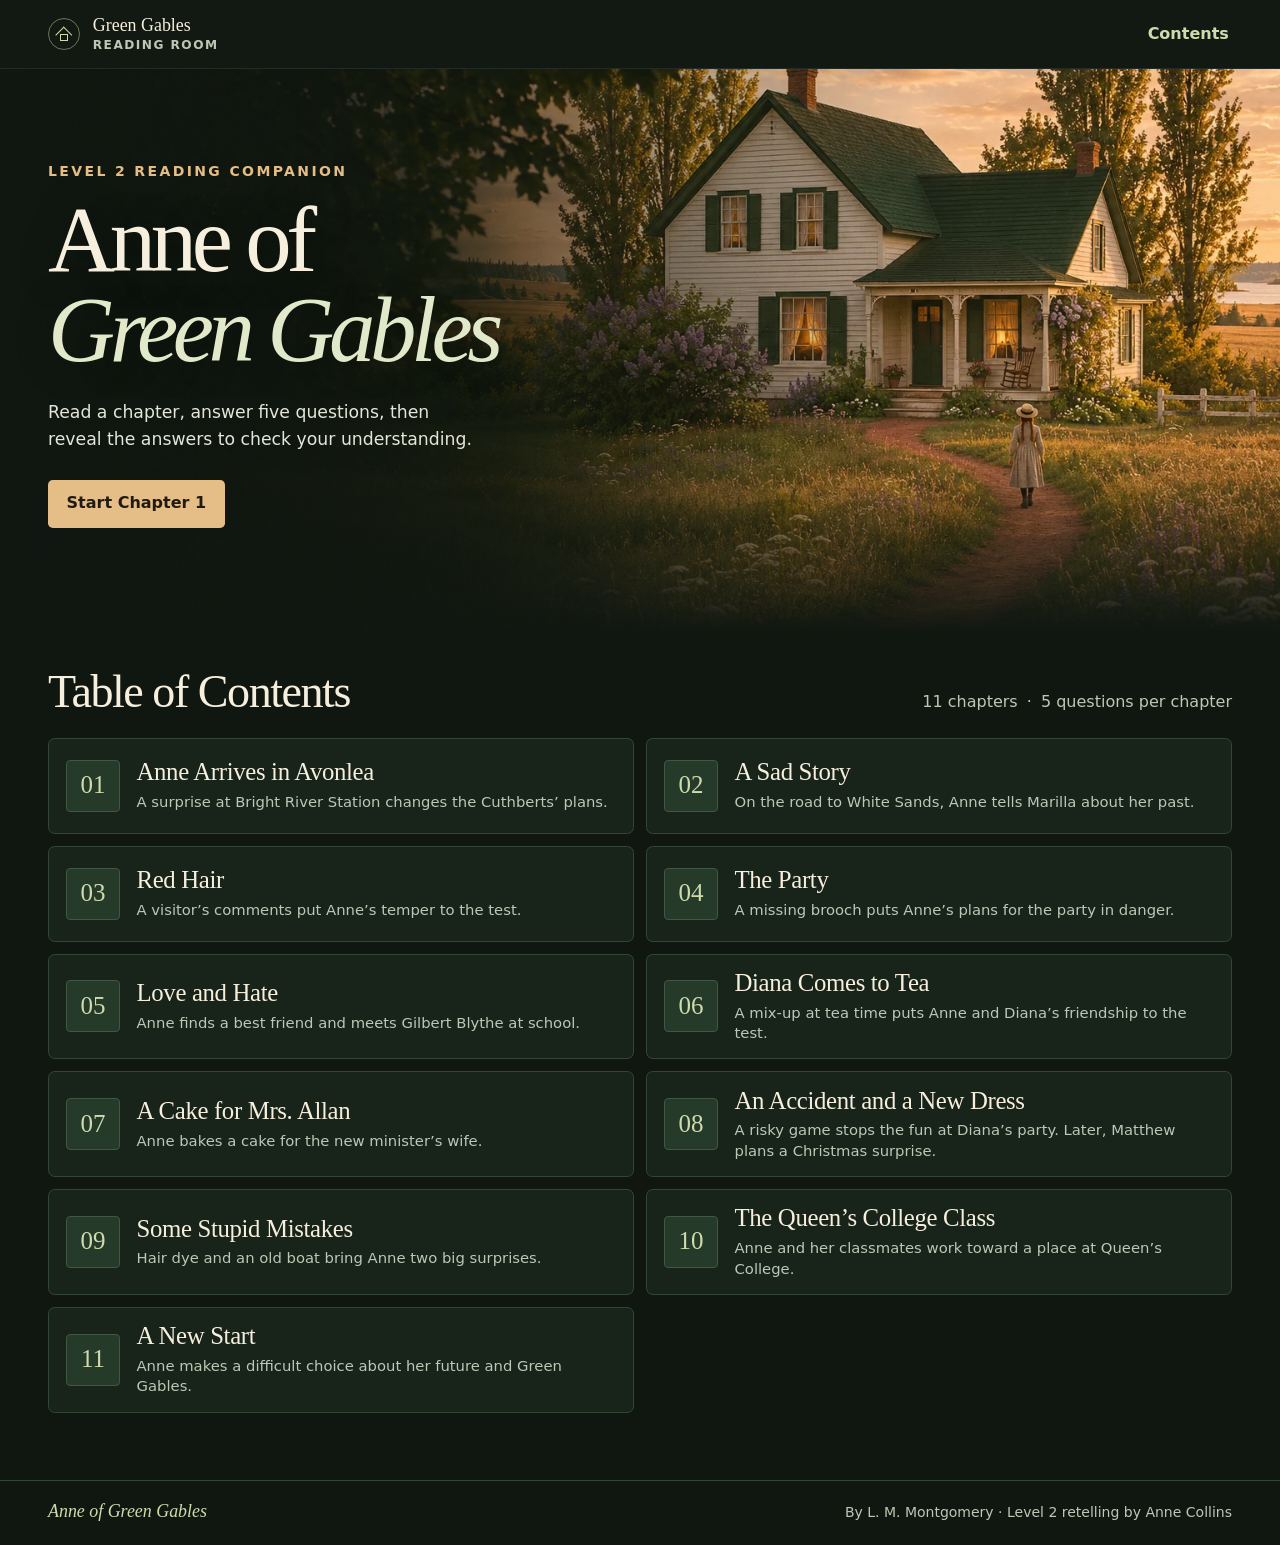
<file: docs/index.html>
<!doctype html>
<html lang="en">
<head>
  <meta charset="utf-8">
  <meta name="viewport" content="width=device-width, initial-scale=1">
  <meta name="theme-color" content="#111912">
  <meta name="description" content="Practice English with reading questions and revealable answers for all 11 chapters of Anne of Green Gables, Level 2.">
  <title>Anne of Green Gables | Reading Room</title>
  <link rel="stylesheet" href="./assets/site.css">
</head>
<body>
  <a class="skip-link" href="#main">Skip to content</a>
  <header class="site-header">
    <div class="shell header-inner">
      <a class="brand" href="./index.html">
        <span class="gable" aria-hidden="true"><i></i></span>
        <span>Green Gables <strong>Reading Room</strong></span>
      </a>
      <nav aria-label="Main">
        <a class="top-link" href="#contents">Contents</a>
      </nav>
    </div>
  </header>
  <main id="main">
    <section class="hero" aria-labelledby="book-title">
      <img class="hero-image" src="./assets/green-gables.webp" width="1536" height="1024" alt="" fetchpriority="high">
      <div class="shell hero-inner">
        <p class="eyebrow">Level 2 Reading Companion</p>
        <h1 id="book-title">Anne of<br><em>Green Gables</em></h1>
        <p class="hero-copy">Read a chapter, answer five questions, then reveal the answers to check your understanding.</p>
        <a class="action primary" href="chapters/chapter-01.html">Start Chapter 1</a>
      </div>
    </section>
    <section id="contents" class="shell contents" aria-labelledby="contents-title">
      <header class="section-heading">
        <h2 id="contents-title">Table of Contents</h2>
        <p>11 chapters <span aria-hidden="true">·</span> 5 questions per chapter</p>
      </header>
      <ol class="chapter-list">
        <li>
          <a class="chapter-card" href="chapters/chapter-01.html">
            <span class="chapter-number">01</span>
            <div class="chapter-card-text">
              <h3>Anne Arrives in Avonlea</h3>
              <p>A surprise at Bright River Station changes the Cuthberts’ plans.</p>
            </div>
          </a>
        </li>
        <li>
          <a class="chapter-card" href="chapters/chapter-02.html">
            <span class="chapter-number">02</span>
            <div class="chapter-card-text">
              <h3>A Sad Story</h3>
              <p>On the road to White Sands, Anne tells Marilla about her past.</p>
            </div>
          </a>
        </li>
        <li>
          <a class="chapter-card" href="chapters/chapter-03.html">
            <span class="chapter-number">03</span>
            <div class="chapter-card-text">
              <h3>Red Hair</h3>
              <p>A visitor’s comments put Anne’s temper to the test.</p>
            </div>
          </a>
        </li>
        <li>
          <a class="chapter-card" href="chapters/chapter-04.html">
            <span class="chapter-number">04</span>
            <div class="chapter-card-text">
              <h3>The Party</h3>
              <p>A missing brooch puts Anne’s plans for the party in danger.</p>
            </div>
          </a>
        </li>
        <li>
          <a class="chapter-card" href="chapters/chapter-05.html">
            <span class="chapter-number">05</span>
            <div class="chapter-card-text">
              <h3>Love and Hate</h3>
              <p>Anne finds a best friend and meets Gilbert Blythe at school.</p>
            </div>
          </a>
        </li>
        <li>
          <a class="chapter-card" href="chapters/chapter-06.html">
            <span class="chapter-number">06</span>
            <div class="chapter-card-text">
              <h3>Diana Comes to Tea</h3>
              <p>A mix-up at tea time puts Anne and Diana’s friendship to the test.</p>
            </div>
          </a>
        </li>
        <li>
          <a class="chapter-card" href="chapters/chapter-07.html">
            <span class="chapter-number">07</span>
            <div class="chapter-card-text">
              <h3>A Cake for Mrs. Allan</h3>
              <p>Anne bakes a cake for the new minister’s wife.</p>
            </div>
          </a>
        </li>
        <li>
          <a class="chapter-card" href="chapters/chapter-08.html">
            <span class="chapter-number">08</span>
            <div class="chapter-card-text">
              <h3>An Accident and a New Dress</h3>
              <p>A risky game stops the fun at Diana’s party. Later, Matthew plans a Christmas surprise.</p>
            </div>
          </a>
        </li>
        <li>
          <a class="chapter-card" href="chapters/chapter-09.html">
            <span class="chapter-number">09</span>
            <div class="chapter-card-text">
              <h3>Some Stupid Mistakes</h3>
              <p>Hair dye and an old boat bring Anne two big surprises.</p>
            </div>
          </a>
        </li>
        <li>
          <a class="chapter-card" href="chapters/chapter-10.html">
            <span class="chapter-number">10</span>
            <div class="chapter-card-text">
              <h3>The Queen’s College Class</h3>
              <p>Anne and her classmates work toward a place at Queen’s College.</p>
            </div>
          </a>
        </li>
        <li>
          <a class="chapter-card" href="chapters/chapter-11.html">
            <span class="chapter-number">11</span>
            <div class="chapter-card-text">
              <h3>A New Start</h3>
              <p>Anne makes a difficult choice about her future and Green Gables.</p>
            </div>
          </a>
        </li>
      </ol>
    </section>
  </main>
  <footer class="site-footer">
    <div class="shell footer-inner">
      <span class="footer-title">Anne of Green Gables</span>
      <span>By L. M. Montgomery · Level 2 retelling by Anne Collins</span>
    </div>
  </footer>
</body>
</html>
</file>
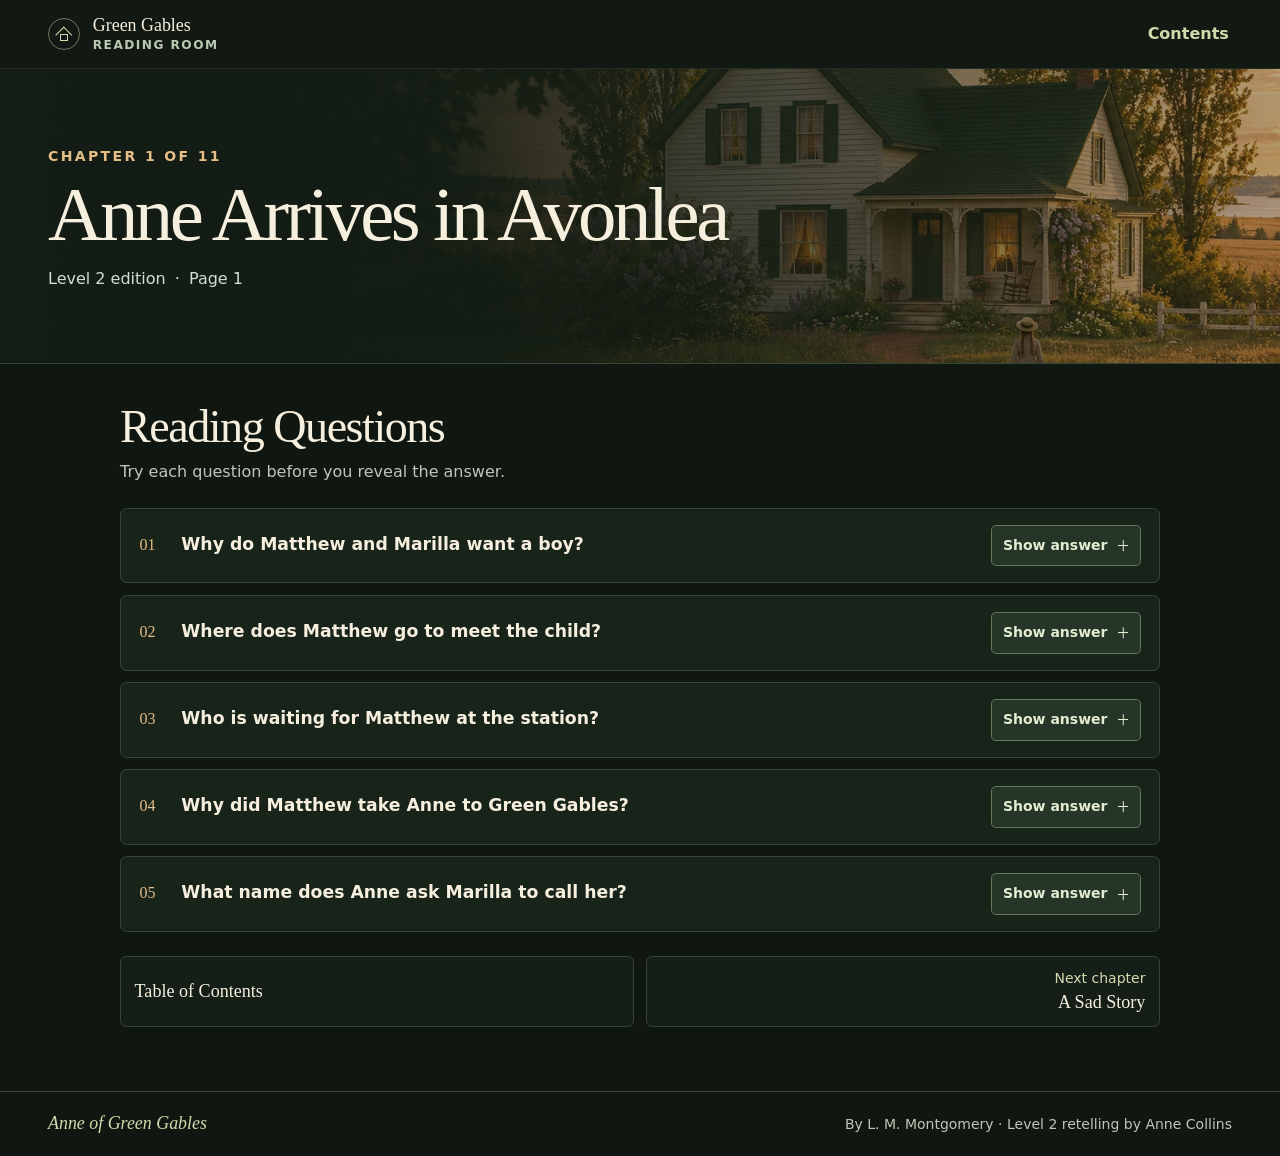
<file: docs/chapters/chapter-01.html>
<!doctype html>
<html lang="en">
<head>
  <meta charset="utf-8">
  <meta name="viewport" content="width=device-width, initial-scale=1">
  <meta name="theme-color" content="#111912">
  <meta name="description" content="Five reading questions with answers for Chapter 1 of Anne of Green Gables, Level 2.">
  <title>Chapter 1 – Anne Arrives in Avonlea | Anne of Green Gables</title>
  <link rel="stylesheet" href="../assets/site.css">
</head>
<body>
  <a class="skip-link" href="#main">Skip to content</a>
  <header class="site-header">
    <div class="shell header-inner">
      <a class="brand" href="../index.html">
        <span class="gable" aria-hidden="true"><i></i></span>
        <span>Green Gables <strong>Reading Room</strong></span>
      </a>
      <nav aria-label="Main">
        <a class="top-link" href="../index.html#contents">Contents</a>
      </nav>
    </div>
  </header>
  <main id="main">
    <section class="chapter-hero" aria-labelledby="chapter-title">
      <div class="shell chapter-hero-inner">
        <p class="eyebrow">Chapter 1 of 11</p>
        <h1 id="chapter-title">Anne Arrives in Avonlea</h1>
        <p>Level 2 edition <span aria-hidden="true">·</span> Page 1</p>
      </div>
    </section>
    <section class="shell practice" aria-labelledby="practice-title">
      <header class="section-heading practice-heading">
        <h2 id="practice-title">Reading Questions</h2>
        <p>Try each question before you reveal the answer.</p>
      </header>
      <ol class="question-list">
          <li class="question-card">
            <div class="question-text">
              <span class="question-number" aria-hidden="true">01</span>
              <h3 id="question-1">Why do Matthew and Marilla want a boy?</h3>
            </div>
            <details class="answer-disclosure">
              <summary aria-describedby="question-1">
                <span class="show-label">Show answer</span>
                <span class="hide-label">Hide answer</span>
                <span class="answer-icon" aria-hidden="true"></span>
              </summary>
              <p class="answer-text">They want a boy to help Matthew on the farm.</p>
            </details>
          </li>
          <li class="question-card">
            <div class="question-text">
              <span class="question-number" aria-hidden="true">02</span>
              <h3 id="question-2">Where does Matthew go to meet the child?</h3>
            </div>
            <details class="answer-disclosure">
              <summary aria-describedby="question-2">
                <span class="show-label">Show answer</span>
                <span class="hide-label">Hide answer</span>
                <span class="answer-icon" aria-hidden="true"></span>
              </summary>
              <p class="answer-text">He goes to Bright River Station.</p>
            </details>
          </li>
          <li class="question-card">
            <div class="question-text">
              <span class="question-number" aria-hidden="true">03</span>
              <h3 id="question-3">Who is waiting for Matthew at the station?</h3>
            </div>
            <details class="answer-disclosure">
              <summary aria-describedby="question-3">
                <span class="show-label">Show answer</span>
                <span class="hide-label">Hide answer</span>
                <span class="answer-icon" aria-hidden="true"></span>
              </summary>
              <p class="answer-text">Anne Shirley is waiting for him.</p>
            </details>
          </li>
          <li class="question-card">
            <div class="question-text">
              <span class="question-number" aria-hidden="true">04</span>
              <h3 id="question-4">Why did Matthew take Anne to Green Gables?</h3>
            </div>
            <details class="answer-disclosure">
              <summary aria-describedby="question-4">
                <span class="show-label">Show answer</span>
                <span class="hide-label">Hide answer</span>
                <span class="answer-icon" aria-hidden="true"></span>
              </summary>
              <p class="answer-text">He did not want to leave her alone at the station.</p>
            </details>
          </li>
          <li class="question-card">
            <div class="question-text">
              <span class="question-number" aria-hidden="true">05</span>
              <h3 id="question-5">What name does Anne ask Marilla to call her?</h3>
            </div>
            <details class="answer-disclosure">
              <summary aria-describedby="question-5">
                <span class="show-label">Show answer</span>
                <span class="hide-label">Hide answer</span>
                <span class="answer-icon" aria-hidden="true"></span>
              </summary>
              <p class="answer-text">She asks Marilla to call her Cordelia.</p>
            </details>
          </li>
      </ol>
      <nav class="chapter-nav" aria-label="Chapter navigation">
          <a class="chapter-nav-link" href="../index.html#contents"><strong>Table of Contents</strong></a>
          <a class="chapter-nav-link" href="chapter-02.html">
            <span>Next chapter</span>
            <strong>A Sad Story</strong>
          </a>
      </nav>
    </section>
  </main>
  <footer class="site-footer">
    <div class="shell footer-inner">
      <span class="footer-title">Anne of Green Gables</span>
      <span>By L. M. Montgomery · Level 2 retelling by Anne Collins</span>
    </div>
  </footer>
</body>
</html>
</file>
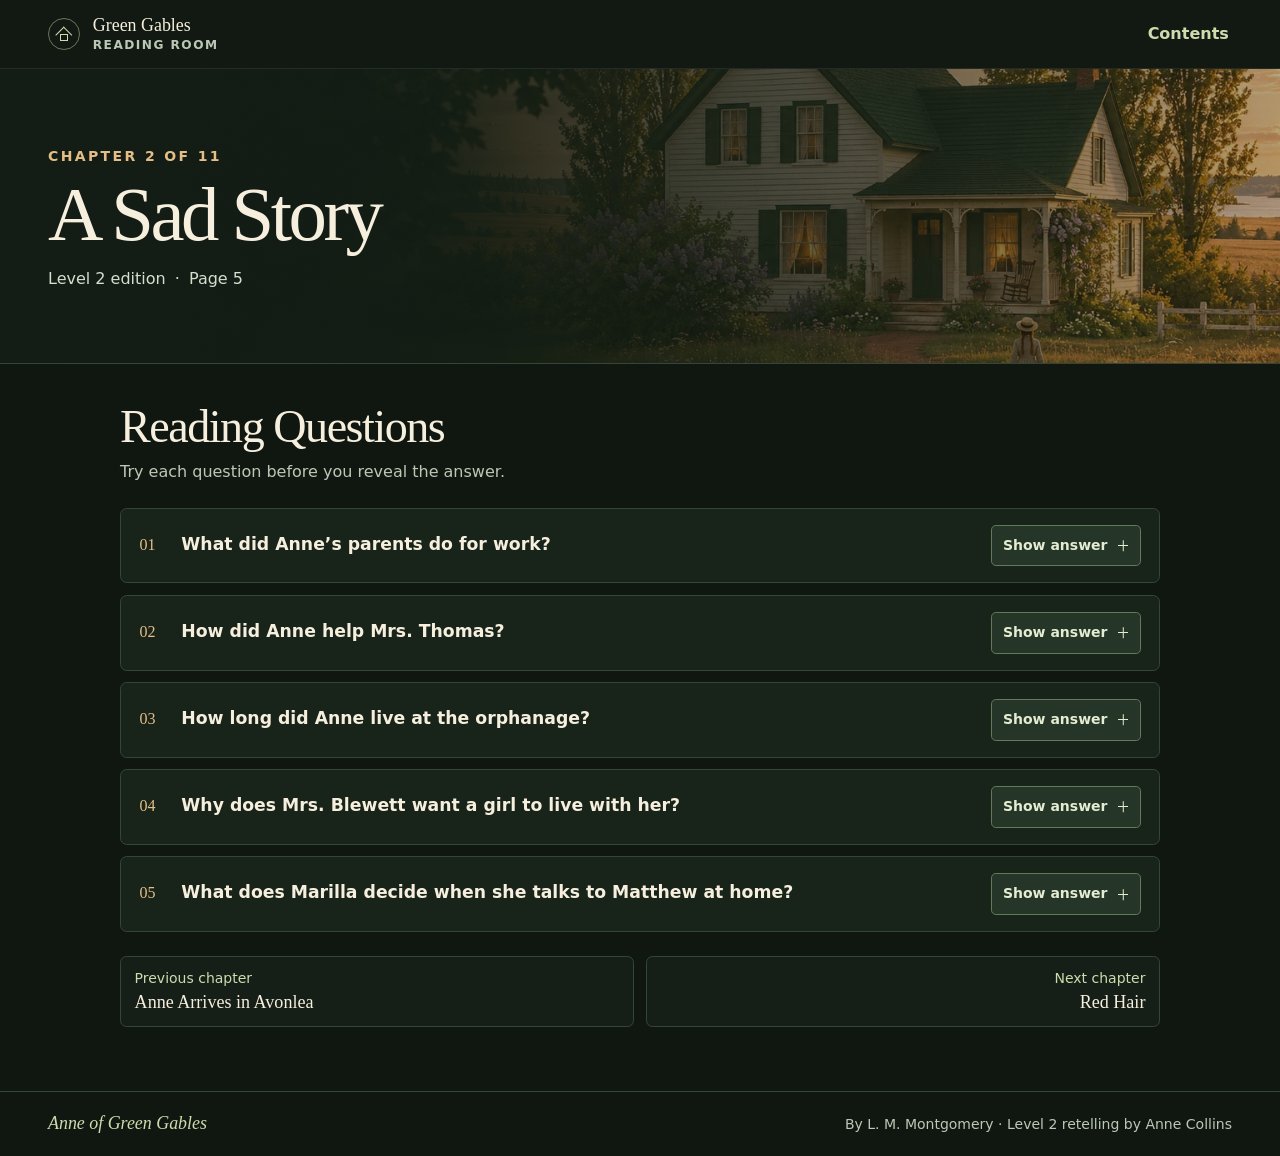
<file: docs/chapters/chapter-02.html>
<!doctype html>
<html lang="en">
<head>
  <meta charset="utf-8">
  <meta name="viewport" content="width=device-width, initial-scale=1">
  <meta name="theme-color" content="#111912">
  <meta name="description" content="Five reading questions with answers for Chapter 2 of Anne of Green Gables, Level 2.">
  <title>Chapter 2 – A Sad Story | Anne of Green Gables</title>
  <link rel="stylesheet" href="../assets/site.css">
</head>
<body>
  <a class="skip-link" href="#main">Skip to content</a>
  <header class="site-header">
    <div class="shell header-inner">
      <a class="brand" href="../index.html">
        <span class="gable" aria-hidden="true"><i></i></span>
        <span>Green Gables <strong>Reading Room</strong></span>
      </a>
      <nav aria-label="Main">
        <a class="top-link" href="../index.html#contents">Contents</a>
      </nav>
    </div>
  </header>
  <main id="main">
    <section class="chapter-hero" aria-labelledby="chapter-title">
      <div class="shell chapter-hero-inner">
        <p class="eyebrow">Chapter 2 of 11</p>
        <h1 id="chapter-title">A Sad Story</h1>
        <p>Level 2 edition <span aria-hidden="true">·</span> Page 5</p>
      </div>
    </section>
    <section class="shell practice" aria-labelledby="practice-title">
      <header class="section-heading practice-heading">
        <h2 id="practice-title">Reading Questions</h2>
        <p>Try each question before you reveal the answer.</p>
      </header>
      <ol class="question-list">
          <li class="question-card">
            <div class="question-text">
              <span class="question-number" aria-hidden="true">01</span>
              <h3 id="question-1">What did Anne’s parents do for work?</h3>
            </div>
            <details class="answer-disclosure">
              <summary aria-describedby="question-1">
                <span class="show-label">Show answer</span>
                <span class="hide-label">Hide answer</span>
                <span class="answer-icon" aria-hidden="true"></span>
              </summary>
              <p class="answer-text">They were teachers.</p>
            </details>
          </li>
          <li class="question-card">
            <div class="question-text">
              <span class="question-number" aria-hidden="true">02</span>
              <h3 id="question-2">How did Anne help Mrs. Thomas?</h3>
            </div>
            <details class="answer-disclosure">
              <summary aria-describedby="question-2">
                <span class="show-label">Show answer</span>
                <span class="hide-label">Hide answer</span>
                <span class="answer-icon" aria-hidden="true"></span>
              </summary>
              <p class="answer-text">She helped look after Mrs. Thomas’s four children.</p>
            </details>
          </li>
          <li class="question-card">
            <div class="question-text">
              <span class="question-number" aria-hidden="true">03</span>
              <h3 id="question-3">How long did Anne live at the orphanage?</h3>
            </div>
            <details class="answer-disclosure">
              <summary aria-describedby="question-3">
                <span class="show-label">Show answer</span>
                <span class="hide-label">Hide answer</span>
                <span class="answer-icon" aria-hidden="true"></span>
              </summary>
              <p class="answer-text">She lived there for four months.</p>
            </details>
          </li>
          <li class="question-card">
            <div class="question-text">
              <span class="question-number" aria-hidden="true">04</span>
              <h3 id="question-4">Why does Mrs. Blewett want a girl to live with her?</h3>
            </div>
            <details class="answer-disclosure">
              <summary aria-describedby="question-4">
                <span class="show-label">Show answer</span>
                <span class="hide-label">Hide answer</span>
                <span class="answer-icon" aria-hidden="true"></span>
              </summary>
              <p class="answer-text">She wants help with her new baby.</p>
            </details>
          </li>
          <li class="question-card">
            <div class="question-text">
              <span class="question-number" aria-hidden="true">05</span>
              <h3 id="question-5">What does Marilla decide when she talks to Matthew at home?</h3>
            </div>
            <details class="answer-disclosure">
              <summary aria-describedby="question-5">
                <span class="show-label">Show answer</span>
                <span class="hide-label">Hide answer</span>
                <span class="answer-icon" aria-hidden="true"></span>
              </summary>
              <p class="answer-text">She decides that Anne can stay at Green Gables.</p>
            </details>
          </li>
      </ol>
      <nav class="chapter-nav" aria-label="Chapter navigation">
          <a class="chapter-nav-link" href="chapter-01.html">
            <span>Previous chapter</span>
            <strong>Anne Arrives in Avonlea</strong>
          </a>
          <a class="chapter-nav-link" href="chapter-03.html">
            <span>Next chapter</span>
            <strong>Red Hair</strong>
          </a>
      </nav>
    </section>
  </main>
  <footer class="site-footer">
    <div class="shell footer-inner">
      <span class="footer-title">Anne of Green Gables</span>
      <span>By L. M. Montgomery · Level 2 retelling by Anne Collins</span>
    </div>
  </footer>
</body>
</html>
</file>
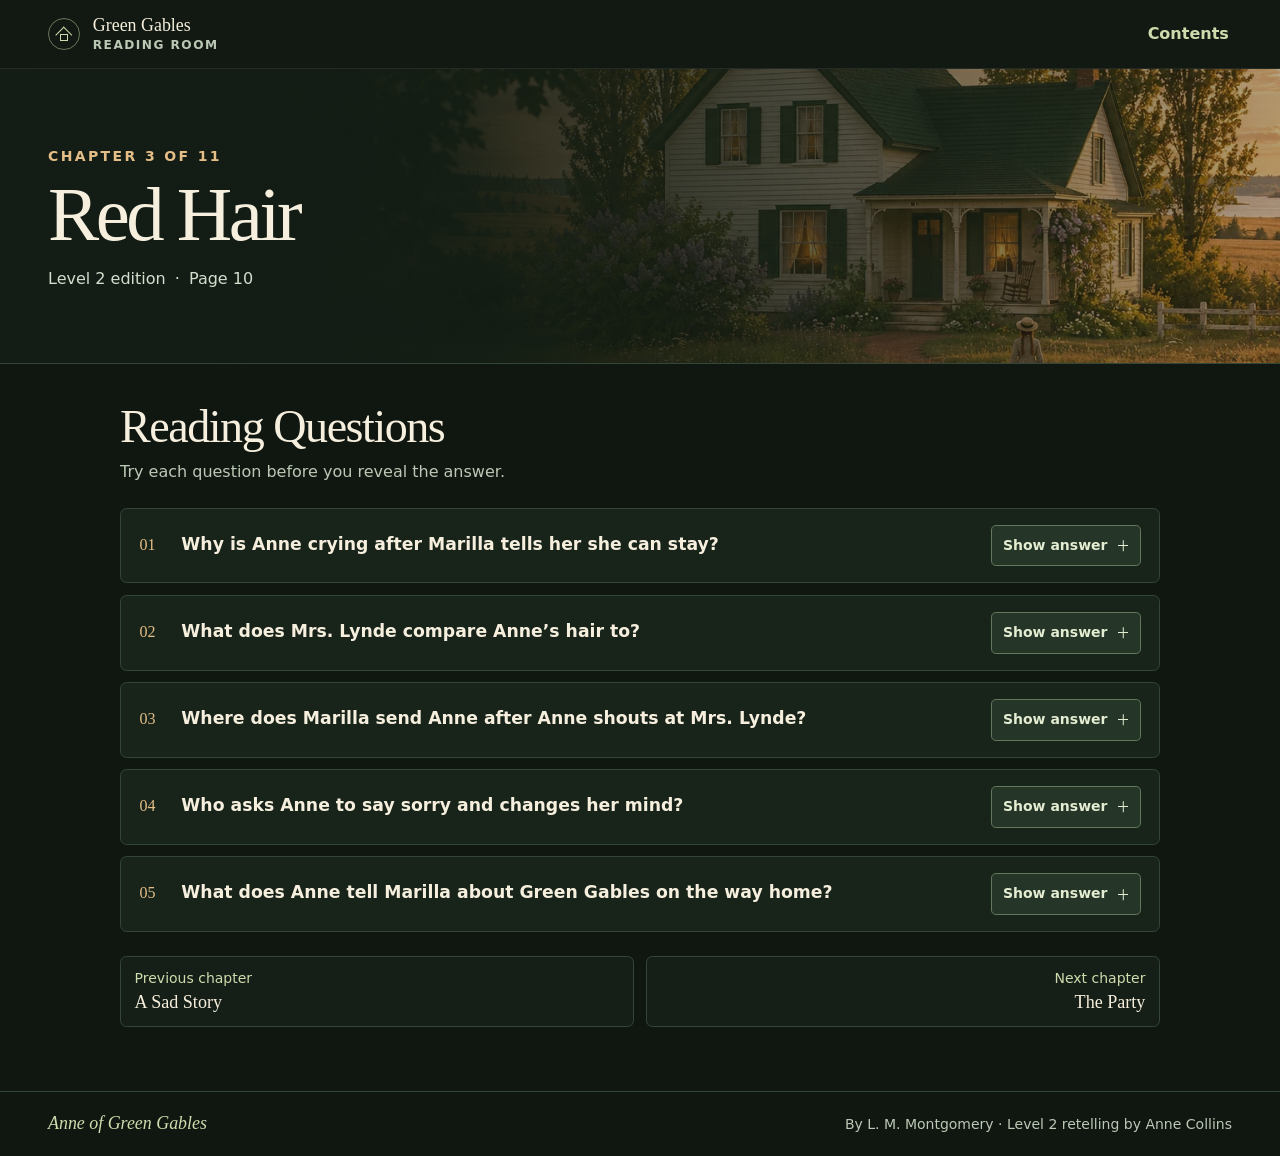
<file: docs/chapters/chapter-03.html>
<!doctype html>
<html lang="en">
<head>
  <meta charset="utf-8">
  <meta name="viewport" content="width=device-width, initial-scale=1">
  <meta name="theme-color" content="#111912">
  <meta name="description" content="Five reading questions with answers for Chapter 3 of Anne of Green Gables, Level 2.">
  <title>Chapter 3 – Red Hair | Anne of Green Gables</title>
  <link rel="stylesheet" href="../assets/site.css">
</head>
<body>
  <a class="skip-link" href="#main">Skip to content</a>
  <header class="site-header">
    <div class="shell header-inner">
      <a class="brand" href="../index.html">
        <span class="gable" aria-hidden="true"><i></i></span>
        <span>Green Gables <strong>Reading Room</strong></span>
      </a>
      <nav aria-label="Main">
        <a class="top-link" href="../index.html#contents">Contents</a>
      </nav>
    </div>
  </header>
  <main id="main">
    <section class="chapter-hero" aria-labelledby="chapter-title">
      <div class="shell chapter-hero-inner">
        <p class="eyebrow">Chapter 3 of 11</p>
        <h1 id="chapter-title">Red Hair</h1>
        <p>Level 2 edition <span aria-hidden="true">·</span> Page 10</p>
      </div>
    </section>
    <section class="shell practice" aria-labelledby="practice-title">
      <header class="section-heading practice-heading">
        <h2 id="practice-title">Reading Questions</h2>
        <p>Try each question before you reveal the answer.</p>
      </header>
      <ol class="question-list">
          <li class="question-card">
            <div class="question-text">
              <span class="question-number" aria-hidden="true">01</span>
              <h3 id="question-1">Why is Anne crying after Marilla tells her she can stay?</h3>
            </div>
            <details class="answer-disclosure">
              <summary aria-describedby="question-1">
                <span class="show-label">Show answer</span>
                <span class="hide-label">Hide answer</span>
                <span class="answer-icon" aria-hidden="true"></span>
              </summary>
              <p class="answer-text">She is crying because she is very happy.</p>
            </details>
          </li>
          <li class="question-card">
            <div class="question-text">
              <span class="question-number" aria-hidden="true">02</span>
              <h3 id="question-2">What does Mrs. Lynde compare Anne’s hair to?</h3>
            </div>
            <details class="answer-disclosure">
              <summary aria-describedby="question-2">
                <span class="show-label">Show answer</span>
                <span class="hide-label">Hide answer</span>
                <span class="answer-icon" aria-hidden="true"></span>
              </summary>
              <p class="answer-text">She compares Anne’s hair to carrots.</p>
            </details>
          </li>
          <li class="question-card">
            <div class="question-text">
              <span class="question-number" aria-hidden="true">03</span>
              <h3 id="question-3">Where does Marilla send Anne after Anne shouts at Mrs. Lynde?</h3>
            </div>
            <details class="answer-disclosure">
              <summary aria-describedby="question-3">
                <span class="show-label">Show answer</span>
                <span class="hide-label">Hide answer</span>
                <span class="answer-icon" aria-hidden="true"></span>
              </summary>
              <p class="answer-text">She sends Anne to her room.</p>
            </details>
          </li>
          <li class="question-card">
            <div class="question-text">
              <span class="question-number" aria-hidden="true">04</span>
              <h3 id="question-4">Who asks Anne to say sorry and changes her mind?</h3>
            </div>
            <details class="answer-disclosure">
              <summary aria-describedby="question-4">
                <span class="show-label">Show answer</span>
                <span class="hide-label">Hide answer</span>
                <span class="answer-icon" aria-hidden="true"></span>
              </summary>
              <p class="answer-text">Matthew asks her, and Anne agrees to do it for him.</p>
            </details>
          </li>
          <li class="question-card">
            <div class="question-text">
              <span class="question-number" aria-hidden="true">05</span>
              <h3 id="question-5">What does Anne tell Marilla about Green Gables on the way home?</h3>
            </div>
            <details class="answer-disclosure">
              <summary aria-describedby="question-5">
                <span class="show-label">Show answer</span>
                <span class="hide-label">Hide answer</span>
                <span class="answer-icon" aria-hidden="true"></span>
              </summary>
              <p class="answer-text">She tells Marilla that she loves Green Gables and that it is her home now.</p>
            </details>
          </li>
      </ol>
      <nav class="chapter-nav" aria-label="Chapter navigation">
          <a class="chapter-nav-link" href="chapter-02.html">
            <span>Previous chapter</span>
            <strong>A Sad Story</strong>
          </a>
          <a class="chapter-nav-link" href="chapter-04.html">
            <span>Next chapter</span>
            <strong>The Party</strong>
          </a>
      </nav>
    </section>
  </main>
  <footer class="site-footer">
    <div class="shell footer-inner">
      <span class="footer-title">Anne of Green Gables</span>
      <span>By L. M. Montgomery · Level 2 retelling by Anne Collins</span>
    </div>
  </footer>
</body>
</html>
</file>
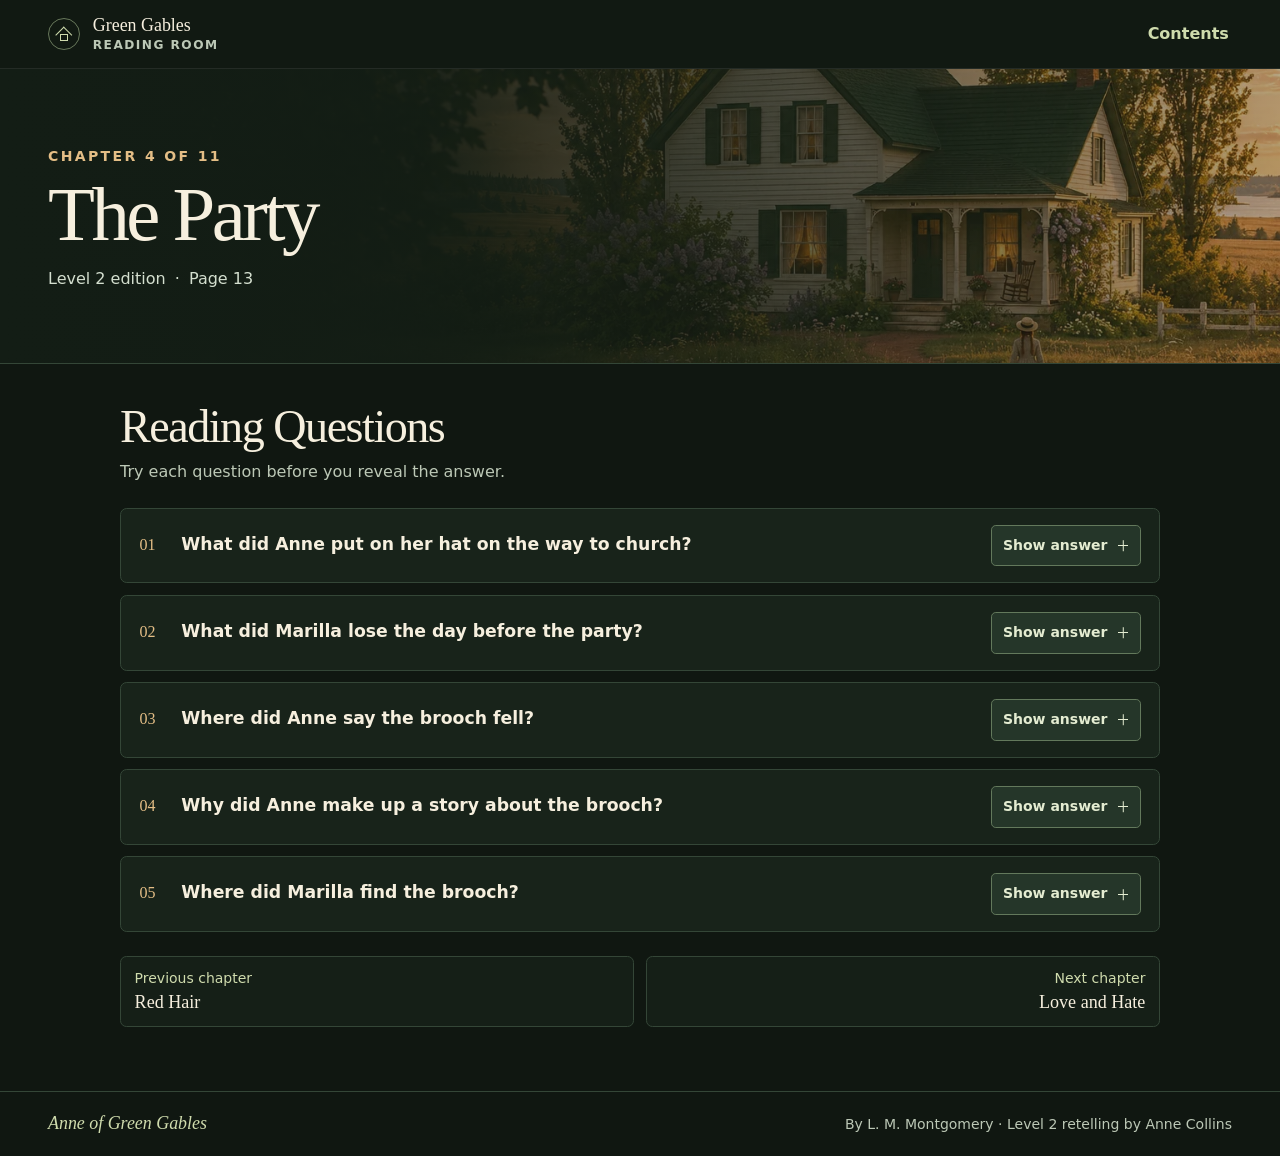
<file: docs/chapters/chapter-04.html>
<!doctype html>
<html lang="en">
<head>
  <meta charset="utf-8">
  <meta name="viewport" content="width=device-width, initial-scale=1">
  <meta name="theme-color" content="#111912">
  <meta name="description" content="Five reading questions with answers for Chapter 4 of Anne of Green Gables, Level 2.">
  <title>Chapter 4 – The Party | Anne of Green Gables</title>
  <link rel="stylesheet" href="../assets/site.css">
</head>
<body>
  <a class="skip-link" href="#main">Skip to content</a>
  <header class="site-header">
    <div class="shell header-inner">
      <a class="brand" href="../index.html">
        <span class="gable" aria-hidden="true"><i></i></span>
        <span>Green Gables <strong>Reading Room</strong></span>
      </a>
      <nav aria-label="Main">
        <a class="top-link" href="../index.html#contents">Contents</a>
      </nav>
    </div>
  </header>
  <main id="main">
    <section class="chapter-hero" aria-labelledby="chapter-title">
      <div class="shell chapter-hero-inner">
        <p class="eyebrow">Chapter 4 of 11</p>
        <h1 id="chapter-title">The Party</h1>
        <p>Level 2 edition <span aria-hidden="true">·</span> Page 13</p>
      </div>
    </section>
    <section class="shell practice" aria-labelledby="practice-title">
      <header class="section-heading practice-heading">
        <h2 id="practice-title">Reading Questions</h2>
        <p>Try each question before you reveal the answer.</p>
      </header>
      <ol class="question-list">
          <li class="question-card">
            <div class="question-text">
              <span class="question-number" aria-hidden="true">01</span>
              <h3 id="question-1">What did Anne put on her hat on the way to church?</h3>
            </div>
            <details class="answer-disclosure">
              <summary aria-describedby="question-1">
                <span class="show-label">Show answer</span>
                <span class="hide-label">Hide answer</span>
                <span class="answer-icon" aria-hidden="true"></span>
              </summary>
              <p class="answer-text">She put yellow flowers on it.</p>
            </details>
          </li>
          <li class="question-card">
            <div class="question-text">
              <span class="question-number" aria-hidden="true">02</span>
              <h3 id="question-2">What did Marilla lose the day before the party?</h3>
            </div>
            <details class="answer-disclosure">
              <summary aria-describedby="question-2">
                <span class="show-label">Show answer</span>
                <span class="hide-label">Hide answer</span>
                <span class="answer-icon" aria-hidden="true"></span>
              </summary>
              <p class="answer-text">She lost her old brooch.</p>
            </details>
          </li>
          <li class="question-card">
            <div class="question-text">
              <span class="question-number" aria-hidden="true">03</span>
              <h3 id="question-3">Where did Anne say the brooch fell?</h3>
            </div>
            <details class="answer-disclosure">
              <summary aria-describedby="question-3">
                <span class="show-label">Show answer</span>
                <span class="hide-label">Hide answer</span>
                <span class="answer-icon" aria-hidden="true"></span>
              </summary>
              <p class="answer-text">She said it fell into the river by the bridge.</p>
            </details>
          </li>
          <li class="question-card">
            <div class="question-text">
              <span class="question-number" aria-hidden="true">04</span>
              <h3 id="question-4">Why did Anne make up a story about the brooch?</h3>
            </div>
            <details class="answer-disclosure">
              <summary aria-describedby="question-4">
                <span class="show-label">Show answer</span>
                <span class="hide-label">Hide answer</span>
                <span class="answer-icon" aria-hidden="true"></span>
              </summary>
              <p class="answer-text">She thought Marilla would let her go to the party if she told her a story about it.</p>
            </details>
          </li>
          <li class="question-card">
            <div class="question-text">
              <span class="question-number" aria-hidden="true">05</span>
              <h3 id="question-5">Where did Marilla find the brooch?</h3>
            </div>
            <details class="answer-disclosure">
              <summary aria-describedby="question-5">
                <span class="show-label">Show answer</span>
                <span class="hide-label">Hide answer</span>
                <span class="answer-icon" aria-hidden="true"></span>
              </summary>
              <p class="answer-text">She found it on her coat.</p>
            </details>
          </li>
      </ol>
      <nav class="chapter-nav" aria-label="Chapter navigation">
          <a class="chapter-nav-link" href="chapter-03.html">
            <span>Previous chapter</span>
            <strong>Red Hair</strong>
          </a>
          <a class="chapter-nav-link" href="chapter-05.html">
            <span>Next chapter</span>
            <strong>Love and Hate</strong>
          </a>
      </nav>
    </section>
  </main>
  <footer class="site-footer">
    <div class="shell footer-inner">
      <span class="footer-title">Anne of Green Gables</span>
      <span>By L. M. Montgomery · Level 2 retelling by Anne Collins</span>
    </div>
  </footer>
</body>
</html>
</file>
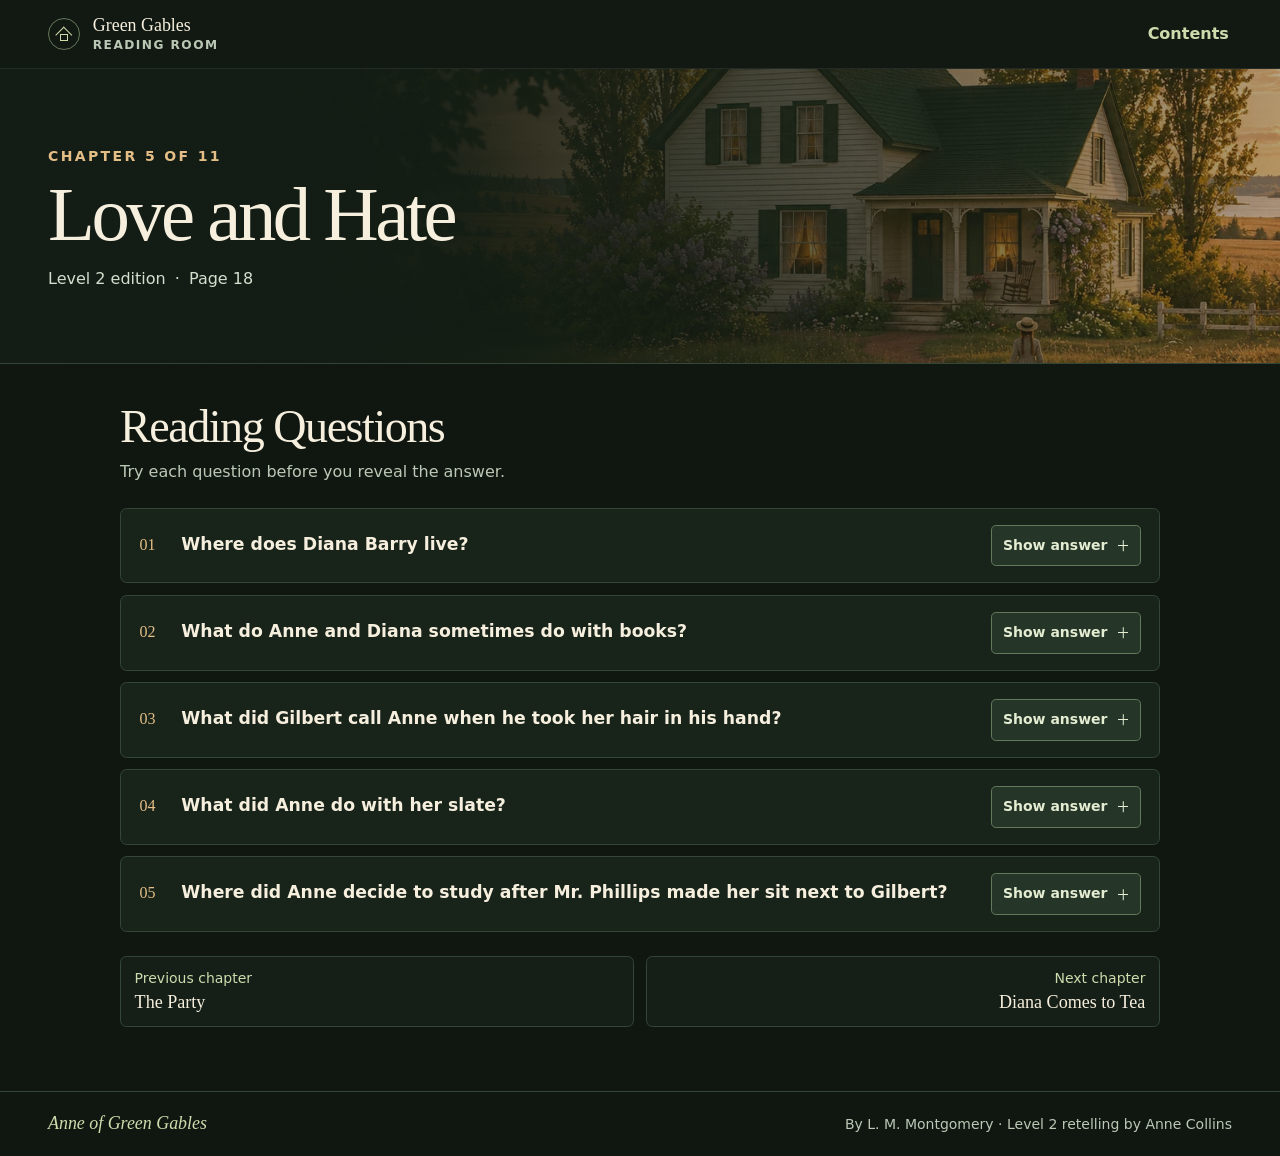
<file: docs/chapters/chapter-05.html>
<!doctype html>
<html lang="en">
<head>
  <meta charset="utf-8">
  <meta name="viewport" content="width=device-width, initial-scale=1">
  <meta name="theme-color" content="#111912">
  <meta name="description" content="Five reading questions with answers for Chapter 5 of Anne of Green Gables, Level 2.">
  <title>Chapter 5 – Love and Hate | Anne of Green Gables</title>
  <link rel="stylesheet" href="../assets/site.css">
</head>
<body>
  <a class="skip-link" href="#main">Skip to content</a>
  <header class="site-header">
    <div class="shell header-inner">
      <a class="brand" href="../index.html">
        <span class="gable" aria-hidden="true"><i></i></span>
        <span>Green Gables <strong>Reading Room</strong></span>
      </a>
      <nav aria-label="Main">
        <a class="top-link" href="../index.html#contents">Contents</a>
      </nav>
    </div>
  </header>
  <main id="main">
    <section class="chapter-hero" aria-labelledby="chapter-title">
      <div class="shell chapter-hero-inner">
        <p class="eyebrow">Chapter 5 of 11</p>
        <h1 id="chapter-title">Love and Hate</h1>
        <p>Level 2 edition <span aria-hidden="true">·</span> Page 18</p>
      </div>
    </section>
    <section class="shell practice" aria-labelledby="practice-title">
      <header class="section-heading practice-heading">
        <h2 id="practice-title">Reading Questions</h2>
        <p>Try each question before you reveal the answer.</p>
      </header>
      <ol class="question-list">
          <li class="question-card">
            <div class="question-text">
              <span class="question-number" aria-hidden="true">01</span>
              <h3 id="question-1">Where does Diana Barry live?</h3>
            </div>
            <details class="answer-disclosure">
              <summary aria-describedby="question-1">
                <span class="show-label">Show answer</span>
                <span class="hide-label">Hide answer</span>
                <span class="answer-icon" aria-hidden="true"></span>
              </summary>
              <p class="answer-text">She lives at Orchard Slope, across the river from Green Gables.</p>
            </details>
          </li>
          <li class="question-card">
            <div class="question-text">
              <span class="question-number" aria-hidden="true">02</span>
              <h3 id="question-2">What do Anne and Diana sometimes do with books?</h3>
            </div>
            <details class="answer-disclosure">
              <summary aria-describedby="question-2">
                <span class="show-label">Show answer</span>
                <span class="hide-label">Hide answer</span>
                <span class="answer-icon" aria-hidden="true"></span>
              </summary>
              <p class="answer-text">They read books together.</p>
            </details>
          </li>
          <li class="question-card">
            <div class="question-text">
              <span class="question-number" aria-hidden="true">03</span>
              <h3 id="question-3">What did Gilbert call Anne when he took her hair in his hand?</h3>
            </div>
            <details class="answer-disclosure">
              <summary aria-describedby="question-3">
                <span class="show-label">Show answer</span>
                <span class="hide-label">Hide answer</span>
                <span class="answer-icon" aria-hidden="true"></span>
              </summary>
              <p class="answer-text">He called her “Carrots.”</p>
            </details>
          </li>
          <li class="question-card">
            <div class="question-text">
              <span class="question-number" aria-hidden="true">04</span>
              <h3 id="question-4">What did Anne do with her slate?</h3>
            </div>
            <details class="answer-disclosure">
              <summary aria-describedby="question-4">
                <span class="show-label">Show answer</span>
                <span class="hide-label">Hide answer</span>
                <span class="answer-icon" aria-hidden="true"></span>
              </summary>
              <p class="answer-text">She hit Gilbert on the head with it, and the slate broke.</p>
            </details>
          </li>
          <li class="question-card">
            <div class="question-text">
              <span class="question-number" aria-hidden="true">05</span>
              <h3 id="question-5">Where did Anne decide to study after Mr. Phillips made her sit next to Gilbert?</h3>
            </div>
            <details class="answer-disclosure">
              <summary aria-describedby="question-5">
                <span class="show-label">Show answer</span>
                <span class="hide-label">Hide answer</span>
                <span class="answer-icon" aria-hidden="true"></span>
              </summary>
              <p class="answer-text">She decided to study at home.</p>
            </details>
          </li>
      </ol>
      <nav class="chapter-nav" aria-label="Chapter navigation">
          <a class="chapter-nav-link" href="chapter-04.html">
            <span>Previous chapter</span>
            <strong>The Party</strong>
          </a>
          <a class="chapter-nav-link" href="chapter-06.html">
            <span>Next chapter</span>
            <strong>Diana Comes to Tea</strong>
          </a>
      </nav>
    </section>
  </main>
  <footer class="site-footer">
    <div class="shell footer-inner">
      <span class="footer-title">Anne of Green Gables</span>
      <span>By L. M. Montgomery · Level 2 retelling by Anne Collins</span>
    </div>
  </footer>
</body>
</html>
</file>
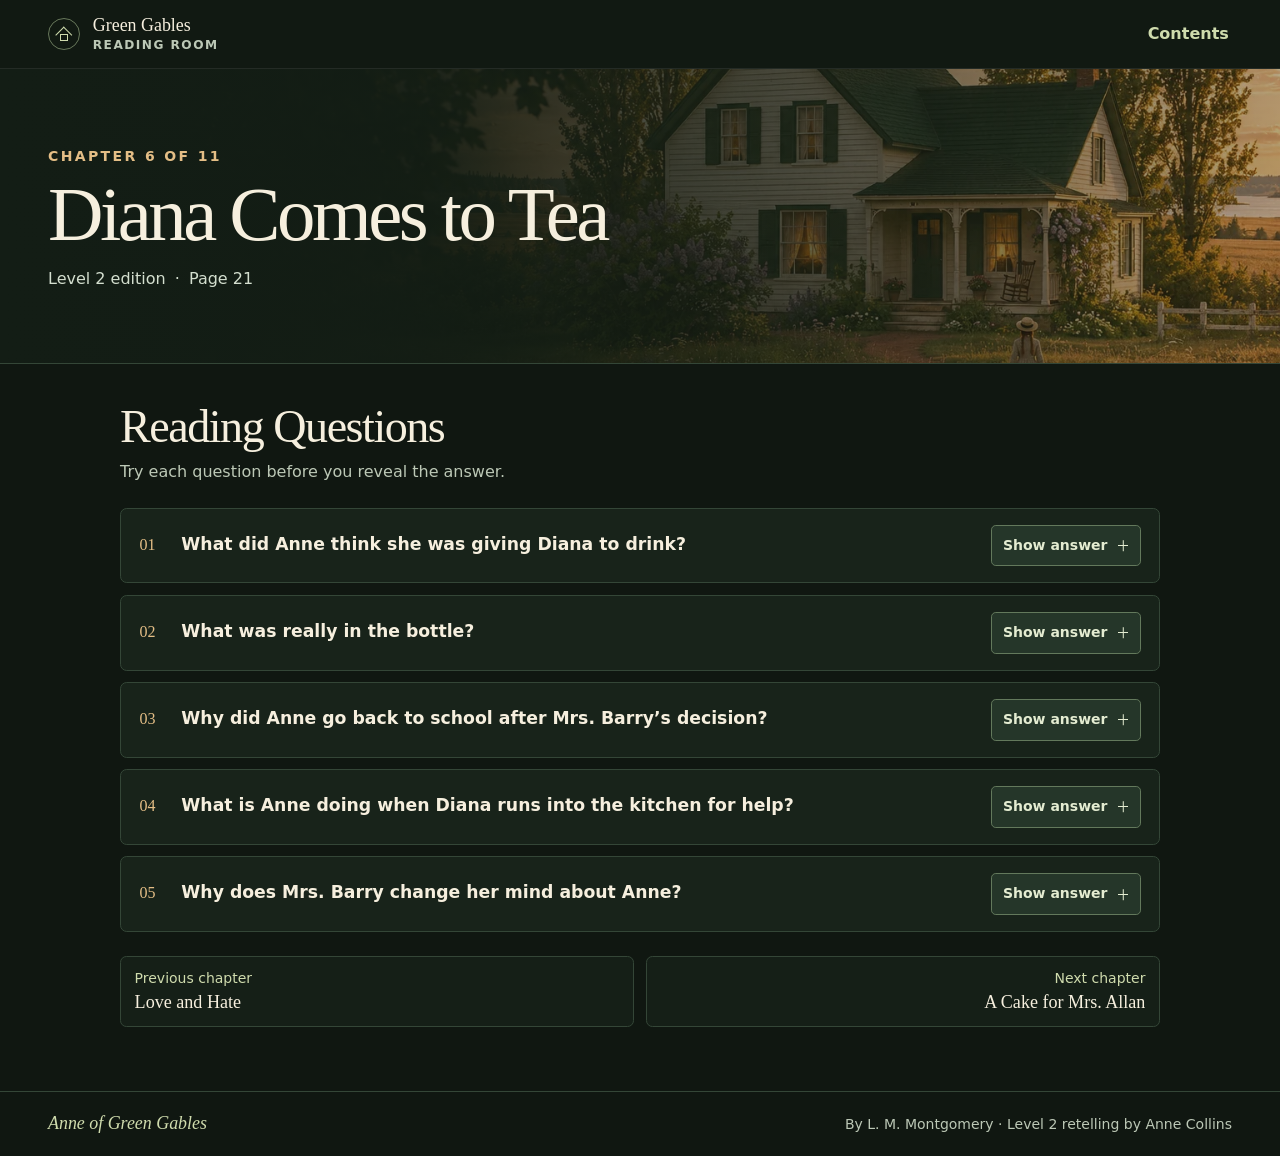
<file: docs/chapters/chapter-06.html>
<!doctype html>
<html lang="en">
<head>
  <meta charset="utf-8">
  <meta name="viewport" content="width=device-width, initial-scale=1">
  <meta name="theme-color" content="#111912">
  <meta name="description" content="Five reading questions with answers for Chapter 6 of Anne of Green Gables, Level 2.">
  <title>Chapter 6 – Diana Comes to Tea | Anne of Green Gables</title>
  <link rel="stylesheet" href="../assets/site.css">
</head>
<body>
  <a class="skip-link" href="#main">Skip to content</a>
  <header class="site-header">
    <div class="shell header-inner">
      <a class="brand" href="../index.html">
        <span class="gable" aria-hidden="true"><i></i></span>
        <span>Green Gables <strong>Reading Room</strong></span>
      </a>
      <nav aria-label="Main">
        <a class="top-link" href="../index.html#contents">Contents</a>
      </nav>
    </div>
  </header>
  <main id="main">
    <section class="chapter-hero" aria-labelledby="chapter-title">
      <div class="shell chapter-hero-inner">
        <p class="eyebrow">Chapter 6 of 11</p>
        <h1 id="chapter-title">Diana Comes to Tea</h1>
        <p>Level 2 edition <span aria-hidden="true">·</span> Page 21</p>
      </div>
    </section>
    <section class="shell practice" aria-labelledby="practice-title">
      <header class="section-heading practice-heading">
        <h2 id="practice-title">Reading Questions</h2>
        <p>Try each question before you reveal the answer.</p>
      </header>
      <ol class="question-list">
          <li class="question-card">
            <div class="question-text">
              <span class="question-number" aria-hidden="true">01</span>
              <h3 id="question-1">What did Anne think she was giving Diana to drink?</h3>
            </div>
            <details class="answer-disclosure">
              <summary aria-describedby="question-1">
                <span class="show-label">Show answer</span>
                <span class="hide-label">Hide answer</span>
                <span class="answer-icon" aria-hidden="true"></span>
              </summary>
              <p class="answer-text">She thought she was giving her fruit cordial.</p>
            </details>
          </li>
          <li class="question-card">
            <div class="question-text">
              <span class="question-number" aria-hidden="true">02</span>
              <h3 id="question-2">What was really in the bottle?</h3>
            </div>
            <details class="answer-disclosure">
              <summary aria-describedby="question-2">
                <span class="show-label">Show answer</span>
                <span class="hide-label">Hide answer</span>
                <span class="answer-icon" aria-hidden="true"></span>
              </summary>
              <p class="answer-text">There was red wine in the bottle.</p>
            </details>
          </li>
          <li class="question-card">
            <div class="question-text">
              <span class="question-number" aria-hidden="true">03</span>
              <h3 id="question-3">Why did Anne go back to school after Mrs. Barry’s decision?</h3>
            </div>
            <details class="answer-disclosure">
              <summary aria-describedby="question-3">
                <span class="show-label">Show answer</span>
                <span class="hide-label">Hide answer</span>
                <span class="answer-icon" aria-hidden="true"></span>
              </summary>
              <p class="answer-text">She went back because she wanted to see Diana at school.</p>
            </details>
          </li>
          <li class="question-card">
            <div class="question-text">
              <span class="question-number" aria-hidden="true">04</span>
              <h3 id="question-4">What is Anne doing when Diana runs into the kitchen for help?</h3>
            </div>
            <details class="answer-disclosure">
              <summary aria-describedby="question-4">
                <span class="show-label">Show answer</span>
                <span class="hide-label">Hide answer</span>
                <span class="answer-icon" aria-hidden="true"></span>
              </summary>
              <p class="answer-text">She is studying her lessons at the kitchen table.</p>
            </details>
          </li>
          <li class="question-card">
            <div class="question-text">
              <span class="question-number" aria-hidden="true">05</span>
              <h3 id="question-5">Why does Mrs. Barry change her mind about Anne?</h3>
            </div>
            <details class="answer-disclosure">
              <summary aria-describedby="question-5">
                <span class="show-label">Show answer</span>
                <span class="hide-label">Hide answer</span>
                <span class="answer-icon" aria-hidden="true"></span>
              </summary>
              <p class="answer-text">Anne helps Minnie May when she is very sick, and Mrs. Barry is thankful.</p>
            </details>
          </li>
      </ol>
      <nav class="chapter-nav" aria-label="Chapter navigation">
          <a class="chapter-nav-link" href="chapter-05.html">
            <span>Previous chapter</span>
            <strong>Love and Hate</strong>
          </a>
          <a class="chapter-nav-link" href="chapter-07.html">
            <span>Next chapter</span>
            <strong>A Cake for Mrs. Allan</strong>
          </a>
      </nav>
    </section>
  </main>
  <footer class="site-footer">
    <div class="shell footer-inner">
      <span class="footer-title">Anne of Green Gables</span>
      <span>By L. M. Montgomery · Level 2 retelling by Anne Collins</span>
    </div>
  </footer>
</body>
</html>
</file>
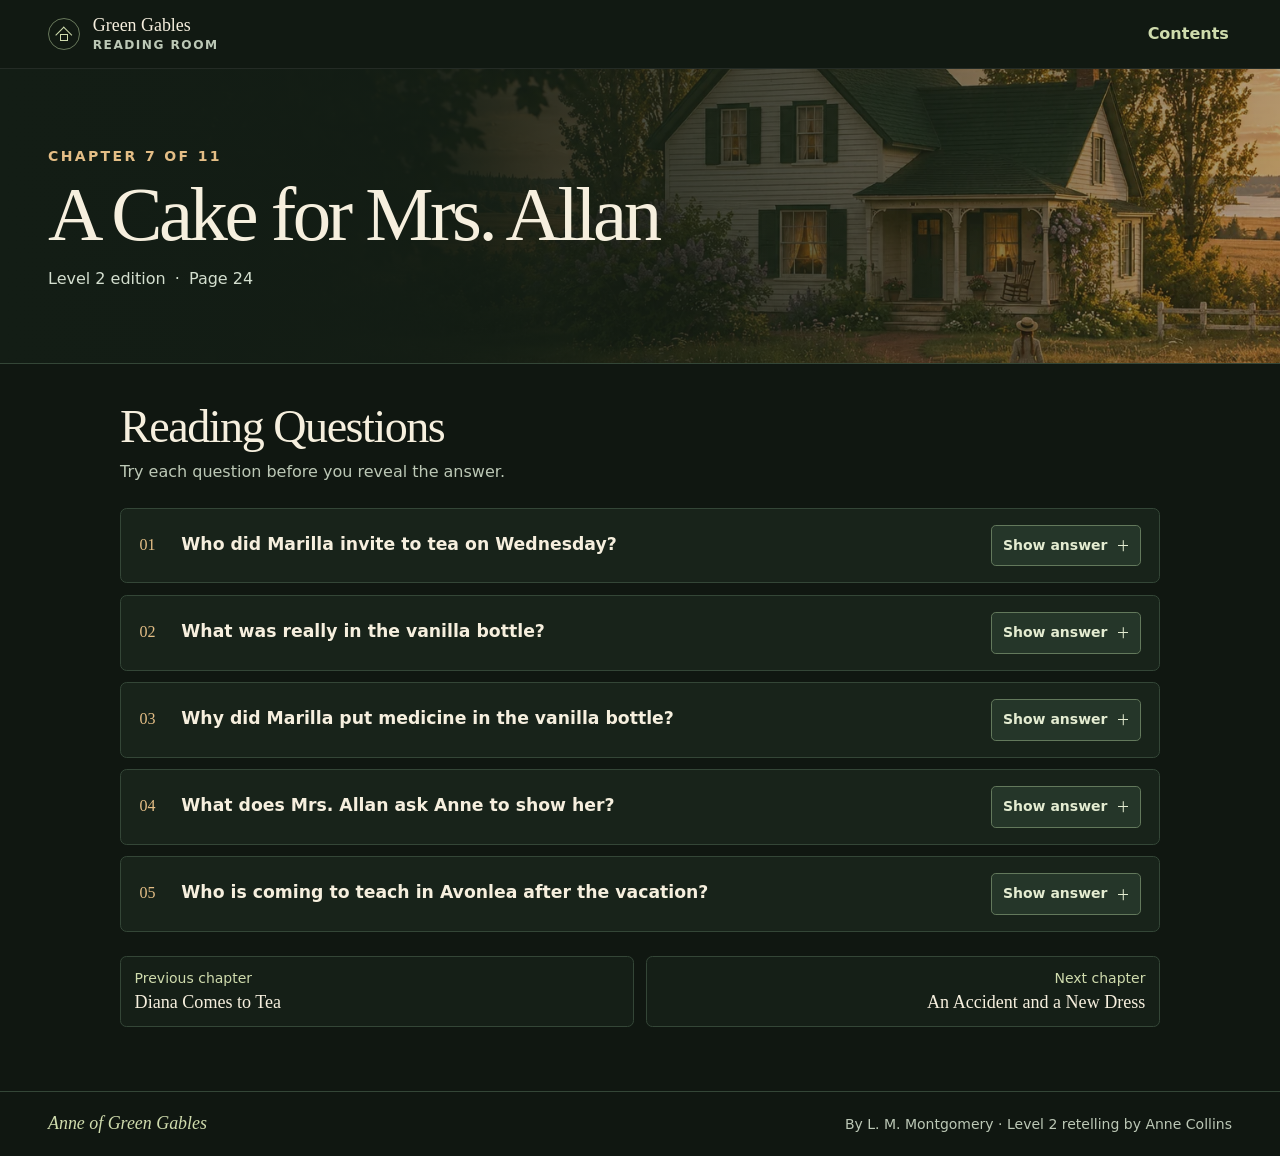
<file: docs/chapters/chapter-07.html>
<!doctype html>
<html lang="en">
<head>
  <meta charset="utf-8">
  <meta name="viewport" content="width=device-width, initial-scale=1">
  <meta name="theme-color" content="#111912">
  <meta name="description" content="Five reading questions with answers for Chapter 7 of Anne of Green Gables, Level 2.">
  <title>Chapter 7 – A Cake for Mrs. Allan | Anne of Green Gables</title>
  <link rel="stylesheet" href="../assets/site.css">
</head>
<body>
  <a class="skip-link" href="#main">Skip to content</a>
  <header class="site-header">
    <div class="shell header-inner">
      <a class="brand" href="../index.html">
        <span class="gable" aria-hidden="true"><i></i></span>
        <span>Green Gables <strong>Reading Room</strong></span>
      </a>
      <nav aria-label="Main">
        <a class="top-link" href="../index.html#contents">Contents</a>
      </nav>
    </div>
  </header>
  <main id="main">
    <section class="chapter-hero" aria-labelledby="chapter-title">
      <div class="shell chapter-hero-inner">
        <p class="eyebrow">Chapter 7 of 11</p>
        <h1 id="chapter-title">A Cake for Mrs. Allan</h1>
        <p>Level 2 edition <span aria-hidden="true">·</span> Page 24</p>
      </div>
    </section>
    <section class="shell practice" aria-labelledby="practice-title">
      <header class="section-heading practice-heading">
        <h2 id="practice-title">Reading Questions</h2>
        <p>Try each question before you reveal the answer.</p>
      </header>
      <ol class="question-list">
          <li class="question-card">
            <div class="question-text">
              <span class="question-number" aria-hidden="true">01</span>
              <h3 id="question-1">Who did Marilla invite to tea on Wednesday?</h3>
            </div>
            <details class="answer-disclosure">
              <summary aria-describedby="question-1">
                <span class="show-label">Show answer</span>
                <span class="hide-label">Hide answer</span>
                <span class="answer-icon" aria-hidden="true"></span>
              </summary>
              <p class="answer-text">She invited Mr. and Mrs. Allan.</p>
            </details>
          </li>
          <li class="question-card">
            <div class="question-text">
              <span class="question-number" aria-hidden="true">02</span>
              <h3 id="question-2">What was really in the vanilla bottle?</h3>
            </div>
            <details class="answer-disclosure">
              <summary aria-describedby="question-2">
                <span class="show-label">Show answer</span>
                <span class="hide-label">Hide answer</span>
                <span class="answer-icon" aria-hidden="true"></span>
              </summary>
              <p class="answer-text">There was medicine in the bottle.</p>
            </details>
          </li>
          <li class="question-card">
            <div class="question-text">
              <span class="question-number" aria-hidden="true">03</span>
              <h3 id="question-3">Why did Marilla put medicine in the vanilla bottle?</h3>
            </div>
            <details class="answer-disclosure">
              <summary aria-describedby="question-3">
                <span class="show-label">Show answer</span>
                <span class="hide-label">Hide answer</span>
                <span class="answer-icon" aria-hidden="true"></span>
              </summary>
              <p class="answer-text">She put it there because she broke the medicine bottle.</p>
            </details>
          </li>
          <li class="question-card">
            <div class="question-text">
              <span class="question-number" aria-hidden="true">04</span>
              <h3 id="question-4">What does Mrs. Allan ask Anne to show her?</h3>
            </div>
            <details class="answer-disclosure">
              <summary aria-describedby="question-4">
                <span class="show-label">Show answer</span>
                <span class="hide-label">Hide answer</span>
                <span class="answer-icon" aria-hidden="true"></span>
              </summary>
              <p class="answer-text">She asks Anne to show her the flowers.</p>
            </details>
          </li>
          <li class="question-card">
            <div class="question-text">
              <span class="question-number" aria-hidden="true">05</span>
              <h3 id="question-5">Who is coming to teach in Avonlea after the vacation?</h3>
            </div>
            <details class="answer-disclosure">
              <summary aria-describedby="question-5">
                <span class="show-label">Show answer</span>
                <span class="hide-label">Hide answer</span>
                <span class="answer-icon" aria-hidden="true"></span>
              </summary>
              <p class="answer-text">Miss Muriel Stacy is coming to teach in Avonlea.</p>
            </details>
          </li>
      </ol>
      <nav class="chapter-nav" aria-label="Chapter navigation">
          <a class="chapter-nav-link" href="chapter-06.html">
            <span>Previous chapter</span>
            <strong>Diana Comes to Tea</strong>
          </a>
          <a class="chapter-nav-link" href="chapter-08.html">
            <span>Next chapter</span>
            <strong>An Accident and a New Dress</strong>
          </a>
      </nav>
    </section>
  </main>
  <footer class="site-footer">
    <div class="shell footer-inner">
      <span class="footer-title">Anne of Green Gables</span>
      <span>By L. M. Montgomery · Level 2 retelling by Anne Collins</span>
    </div>
  </footer>
</body>
</html>
</file>
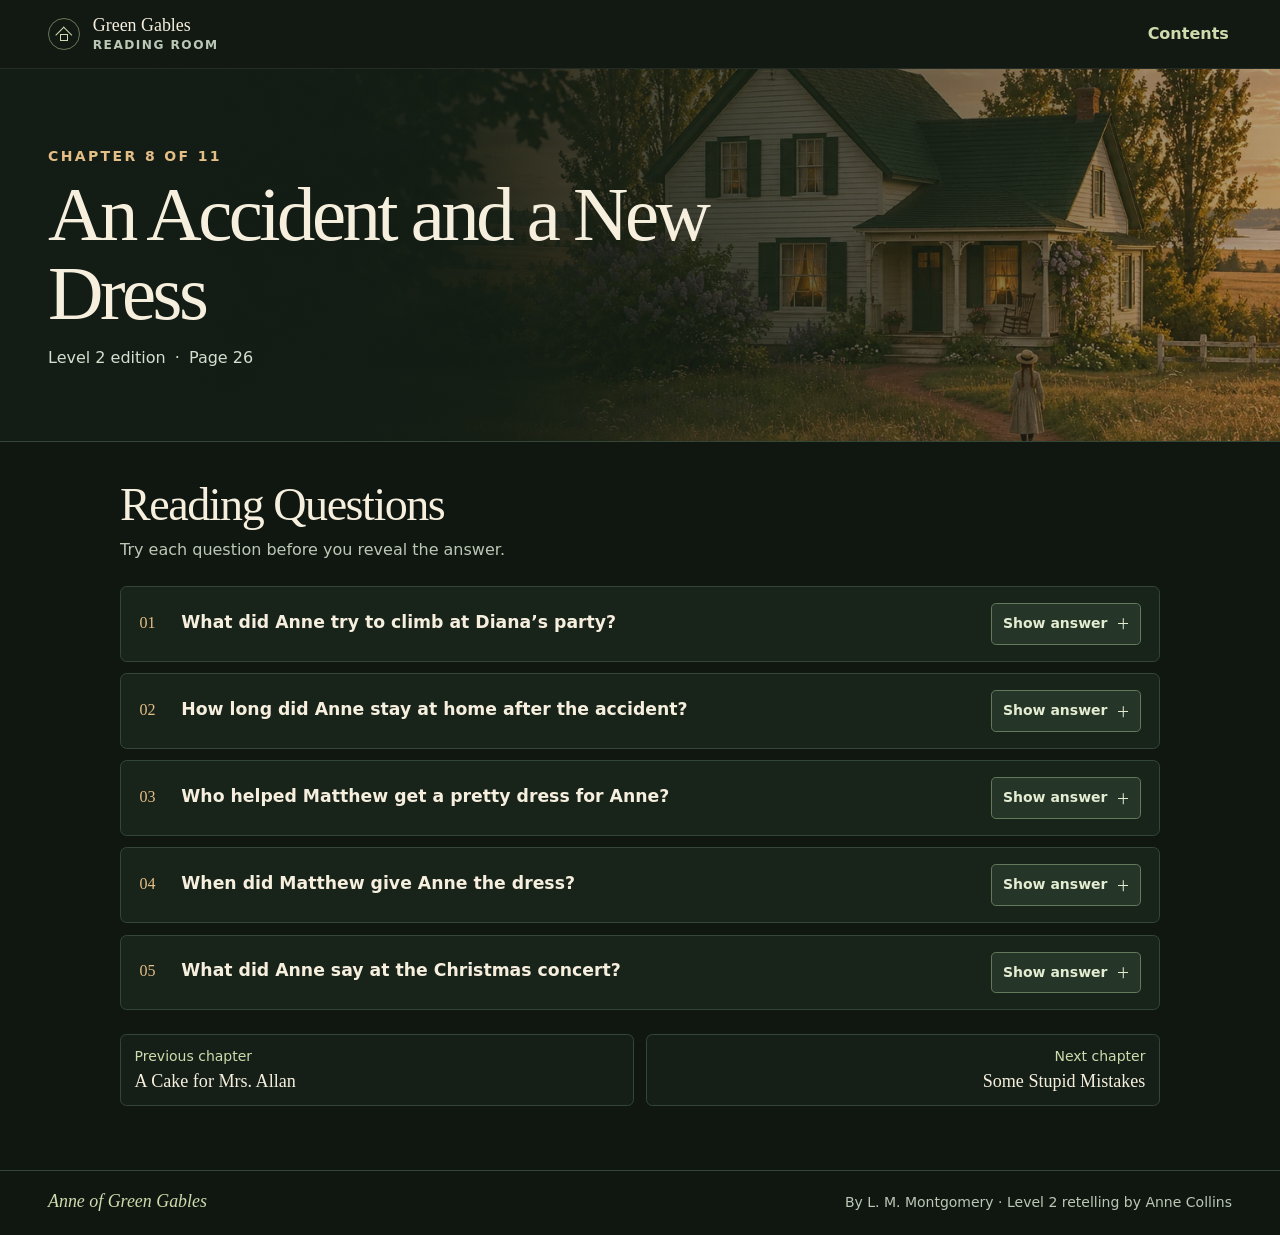
<file: docs/chapters/chapter-08.html>
<!doctype html>
<html lang="en">
<head>
  <meta charset="utf-8">
  <meta name="viewport" content="width=device-width, initial-scale=1">
  <meta name="theme-color" content="#111912">
  <meta name="description" content="Five reading questions with answers for Chapter 8 of Anne of Green Gables, Level 2.">
  <title>Chapter 8 – An Accident and a New Dress | Anne of Green Gables</title>
  <link rel="stylesheet" href="../assets/site.css">
</head>
<body>
  <a class="skip-link" href="#main">Skip to content</a>
  <header class="site-header">
    <div class="shell header-inner">
      <a class="brand" href="../index.html">
        <span class="gable" aria-hidden="true"><i></i></span>
        <span>Green Gables <strong>Reading Room</strong></span>
      </a>
      <nav aria-label="Main">
        <a class="top-link" href="../index.html#contents">Contents</a>
      </nav>
    </div>
  </header>
  <main id="main">
    <section class="chapter-hero" aria-labelledby="chapter-title">
      <div class="shell chapter-hero-inner">
        <p class="eyebrow">Chapter 8 of 11</p>
        <h1 id="chapter-title">An Accident and a New Dress</h1>
        <p>Level 2 edition <span aria-hidden="true">·</span> Page 26</p>
      </div>
    </section>
    <section class="shell practice" aria-labelledby="practice-title">
      <header class="section-heading practice-heading">
        <h2 id="practice-title">Reading Questions</h2>
        <p>Try each question before you reveal the answer.</p>
      </header>
      <ol class="question-list">
          <li class="question-card">
            <div class="question-text">
              <span class="question-number" aria-hidden="true">01</span>
              <h3 id="question-1">What did Anne try to climb at Diana’s party?</h3>
            </div>
            <details class="answer-disclosure">
              <summary aria-describedby="question-1">
                <span class="show-label">Show answer</span>
                <span class="hide-label">Hide answer</span>
                <span class="answer-icon" aria-hidden="true"></span>
              </summary>
              <p class="answer-text">She tried to climb to the top of Diana’s house.</p>
            </details>
          </li>
          <li class="question-card">
            <div class="question-text">
              <span class="question-number" aria-hidden="true">02</span>
              <h3 id="question-2">How long did Anne stay at home after the accident?</h3>
            </div>
            <details class="answer-disclosure">
              <summary aria-describedby="question-2">
                <span class="show-label">Show answer</span>
                <span class="hide-label">Hide answer</span>
                <span class="answer-icon" aria-hidden="true"></span>
              </summary>
              <p class="answer-text">She stayed at home for seven weeks.</p>
            </details>
          </li>
          <li class="question-card">
            <div class="question-text">
              <span class="question-number" aria-hidden="true">03</span>
              <h3 id="question-3">Who helped Matthew get a pretty dress for Anne?</h3>
            </div>
            <details class="answer-disclosure">
              <summary aria-describedby="question-3">
                <span class="show-label">Show answer</span>
                <span class="hide-label">Hide answer</span>
                <span class="answer-icon" aria-hidden="true"></span>
              </summary>
              <p class="answer-text">Mrs. Lynde helped him.</p>
            </details>
          </li>
          <li class="question-card">
            <div class="question-text">
              <span class="question-number" aria-hidden="true">04</span>
              <h3 id="question-4">When did Matthew give Anne the dress?</h3>
            </div>
            <details class="answer-disclosure">
              <summary aria-describedby="question-4">
                <span class="show-label">Show answer</span>
                <span class="hide-label">Hide answer</span>
                <span class="answer-icon" aria-hidden="true"></span>
              </summary>
              <p class="answer-text">He gave it to her on Christmas morning.</p>
            </details>
          </li>
          <li class="question-card">
            <div class="question-text">
              <span class="question-number" aria-hidden="true">05</span>
              <h3 id="question-5">What did Anne say at the Christmas concert?</h3>
            </div>
            <details class="answer-disclosure">
              <summary aria-describedby="question-5">
                <span class="show-label">Show answer</span>
                <span class="hide-label">Hide answer</span>
                <span class="answer-icon" aria-hidden="true"></span>
              </summary>
              <p class="answer-text">She said two poems.</p>
            </details>
          </li>
      </ol>
      <nav class="chapter-nav" aria-label="Chapter navigation">
          <a class="chapter-nav-link" href="chapter-07.html">
            <span>Previous chapter</span>
            <strong>A Cake for Mrs. Allan</strong>
          </a>
          <a class="chapter-nav-link" href="chapter-09.html">
            <span>Next chapter</span>
            <strong>Some Stupid Mistakes</strong>
          </a>
      </nav>
    </section>
  </main>
  <footer class="site-footer">
    <div class="shell footer-inner">
      <span class="footer-title">Anne of Green Gables</span>
      <span>By L. M. Montgomery · Level 2 retelling by Anne Collins</span>
    </div>
  </footer>
</body>
</html>
</file>
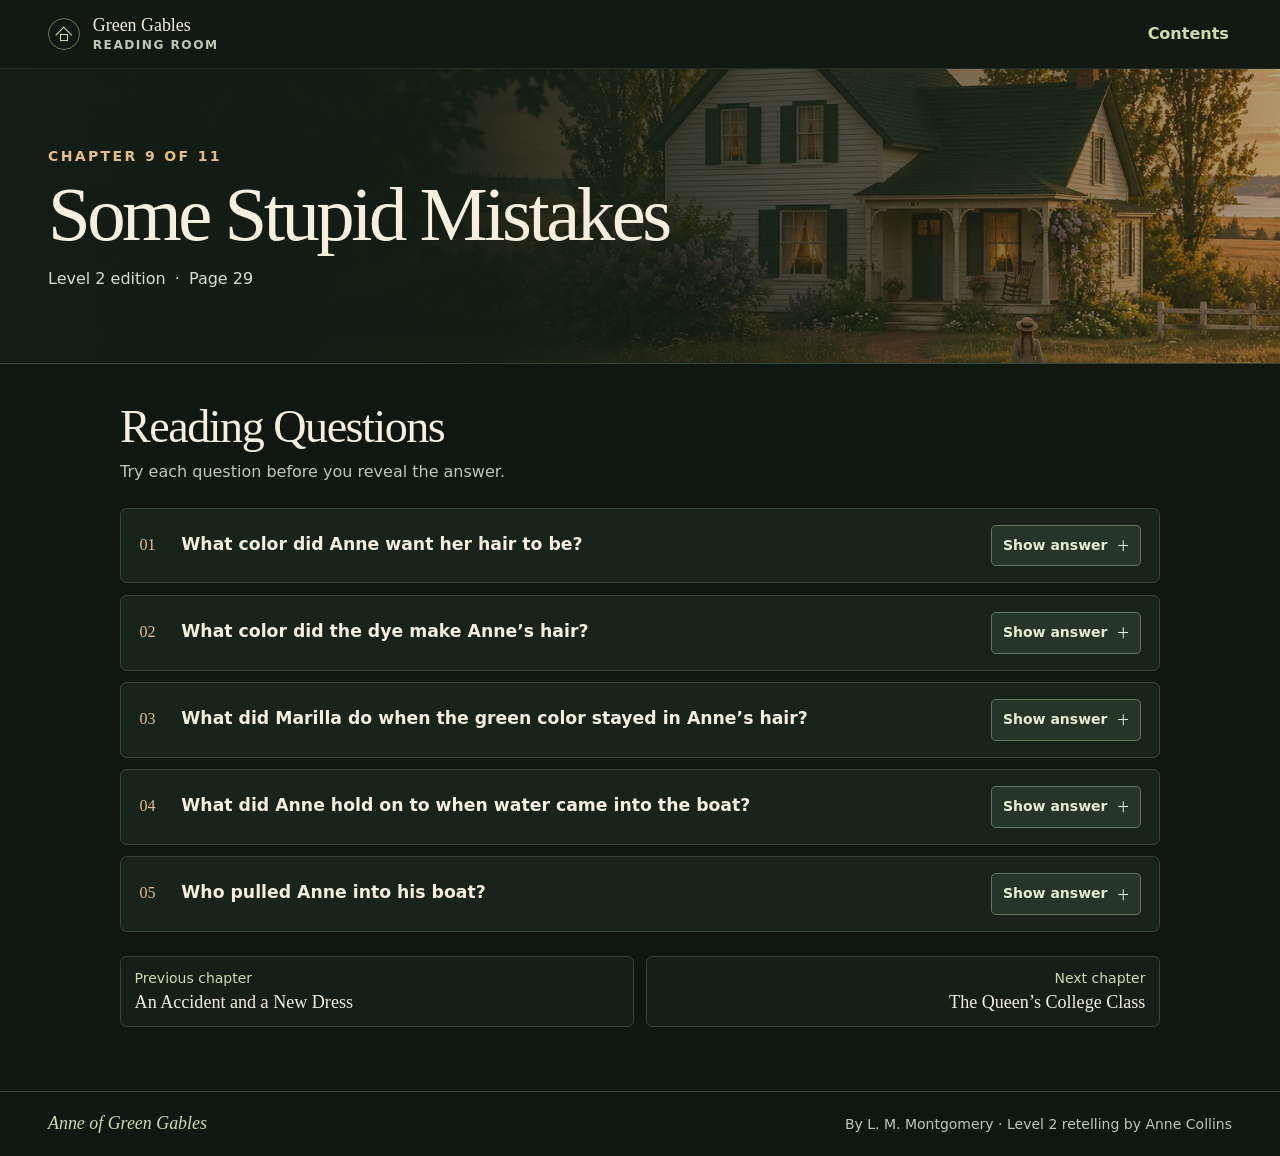
<file: docs/chapters/chapter-09.html>
<!doctype html>
<html lang="en">
<head>
  <meta charset="utf-8">
  <meta name="viewport" content="width=device-width, initial-scale=1">
  <meta name="theme-color" content="#111912">
  <meta name="description" content="Five reading questions with answers for Chapter 9 of Anne of Green Gables, Level 2.">
  <title>Chapter 9 – Some Stupid Mistakes | Anne of Green Gables</title>
  <link rel="stylesheet" href="../assets/site.css">
</head>
<body>
  <a class="skip-link" href="#main">Skip to content</a>
  <header class="site-header">
    <div class="shell header-inner">
      <a class="brand" href="../index.html">
        <span class="gable" aria-hidden="true"><i></i></span>
        <span>Green Gables <strong>Reading Room</strong></span>
      </a>
      <nav aria-label="Main">
        <a class="top-link" href="../index.html#contents">Contents</a>
      </nav>
    </div>
  </header>
  <main id="main">
    <section class="chapter-hero" aria-labelledby="chapter-title">
      <div class="shell chapter-hero-inner">
        <p class="eyebrow">Chapter 9 of 11</p>
        <h1 id="chapter-title">Some Stupid Mistakes</h1>
        <p>Level 2 edition <span aria-hidden="true">·</span> Page 29</p>
      </div>
    </section>
    <section class="shell practice" aria-labelledby="practice-title">
      <header class="section-heading practice-heading">
        <h2 id="practice-title">Reading Questions</h2>
        <p>Try each question before you reveal the answer.</p>
      </header>
      <ol class="question-list">
          <li class="question-card">
            <div class="question-text">
              <span class="question-number" aria-hidden="true">01</span>
              <h3 id="question-1">What color did Anne want her hair to be?</h3>
            </div>
            <details class="answer-disclosure">
              <summary aria-describedby="question-1">
                <span class="show-label">Show answer</span>
                <span class="hide-label">Hide answer</span>
                <span class="answer-icon" aria-hidden="true"></span>
              </summary>
              <p class="answer-text">She wanted it to be black.</p>
            </details>
          </li>
          <li class="question-card">
            <div class="question-text">
              <span class="question-number" aria-hidden="true">02</span>
              <h3 id="question-2">What color did the dye make Anne’s hair?</h3>
            </div>
            <details class="answer-disclosure">
              <summary aria-describedby="question-2">
                <span class="show-label">Show answer</span>
                <span class="hide-label">Hide answer</span>
                <span class="answer-icon" aria-hidden="true"></span>
              </summary>
              <p class="answer-text">It made her hair green.</p>
            </details>
          </li>
          <li class="question-card">
            <div class="question-text">
              <span class="question-number" aria-hidden="true">03</span>
              <h3 id="question-3">What did Marilla do when the green color stayed in Anne’s hair?</h3>
            </div>
            <details class="answer-disclosure">
              <summary aria-describedby="question-3">
                <span class="show-label">Show answer</span>
                <span class="hide-label">Hide answer</span>
                <span class="answer-icon" aria-hidden="true"></span>
              </summary>
              <p class="answer-text">She cut Anne’s hair short.</p>
            </details>
          </li>
          <li class="question-card">
            <div class="question-text">
              <span class="question-number" aria-hidden="true">04</span>
              <h3 id="question-4">What did Anne hold on to when water came into the boat?</h3>
            </div>
            <details class="answer-disclosure">
              <summary aria-describedby="question-4">
                <span class="show-label">Show answer</span>
                <span class="hide-label">Hide answer</span>
                <span class="answer-icon" aria-hidden="true"></span>
              </summary>
              <p class="answer-text">She held on to a large tree.</p>
            </details>
          </li>
          <li class="question-card">
            <div class="question-text">
              <span class="question-number" aria-hidden="true">05</span>
              <h3 id="question-5">Who pulled Anne into his boat?</h3>
            </div>
            <details class="answer-disclosure">
              <summary aria-describedby="question-5">
                <span class="show-label">Show answer</span>
                <span class="hide-label">Hide answer</span>
                <span class="answer-icon" aria-hidden="true"></span>
              </summary>
              <p class="answer-text">Gilbert Blythe pulled her into his boat.</p>
            </details>
          </li>
      </ol>
      <nav class="chapter-nav" aria-label="Chapter navigation">
          <a class="chapter-nav-link" href="chapter-08.html">
            <span>Previous chapter</span>
            <strong>An Accident and a New Dress</strong>
          </a>
          <a class="chapter-nav-link" href="chapter-10.html">
            <span>Next chapter</span>
            <strong>The Queen’s College Class</strong>
          </a>
      </nav>
    </section>
  </main>
  <footer class="site-footer">
    <div class="shell footer-inner">
      <span class="footer-title">Anne of Green Gables</span>
      <span>By L. M. Montgomery · Level 2 retelling by Anne Collins</span>
    </div>
  </footer>
</body>
</html>
</file>
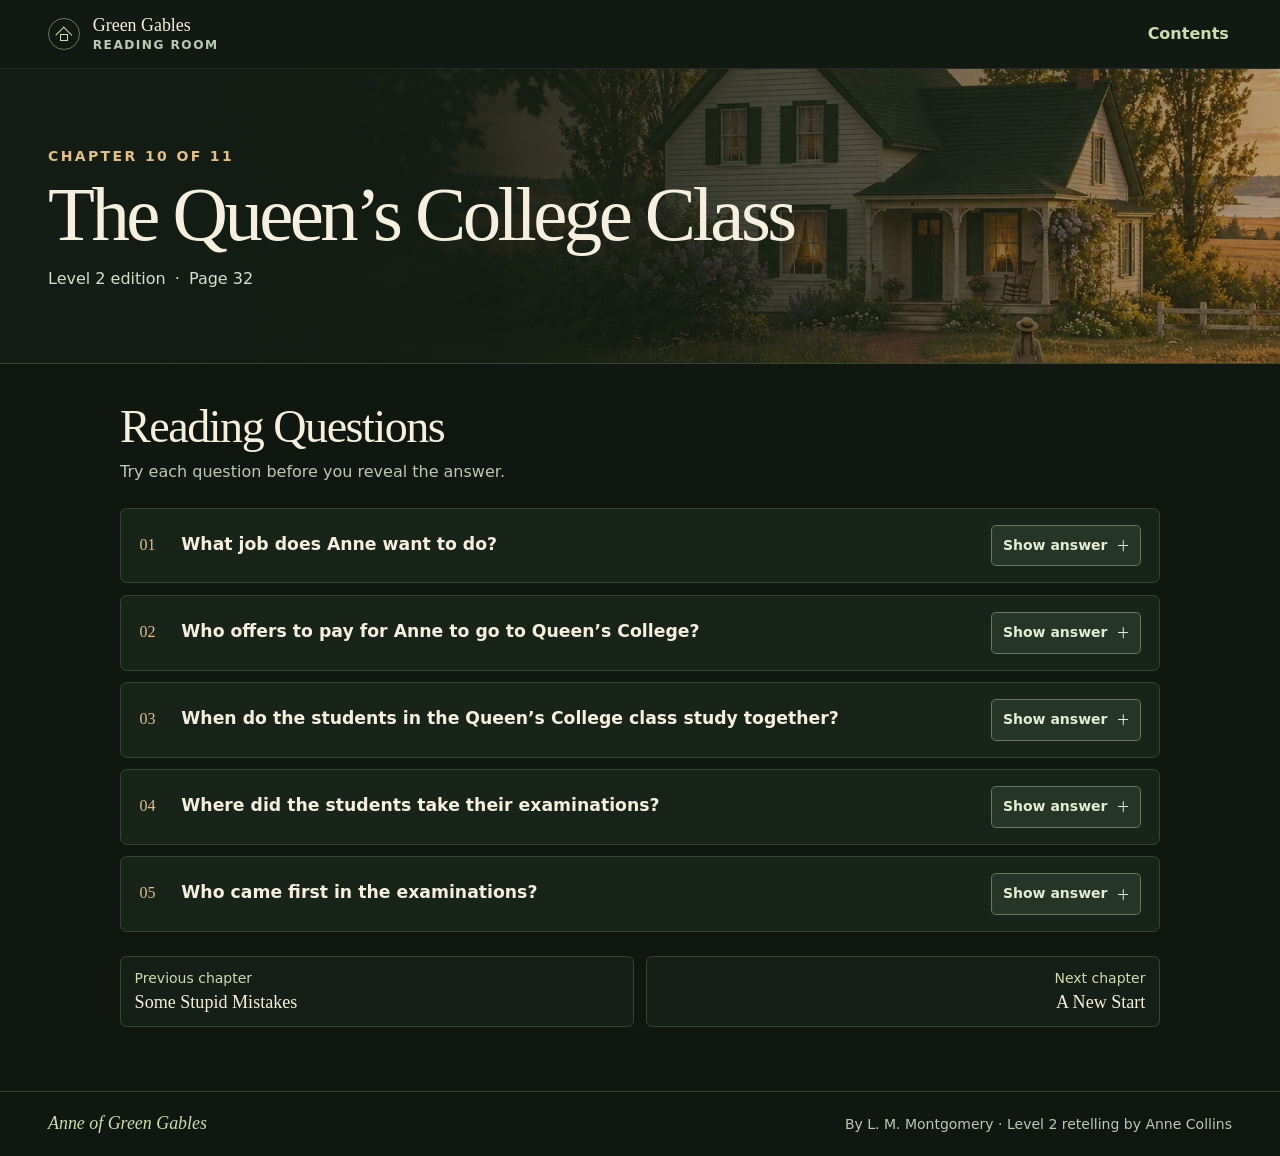
<file: docs/chapters/chapter-10.html>
<!doctype html>
<html lang="en">
<head>
  <meta charset="utf-8">
  <meta name="viewport" content="width=device-width, initial-scale=1">
  <meta name="theme-color" content="#111912">
  <meta name="description" content="Five reading questions with answers for Chapter 10 of Anne of Green Gables, Level 2.">
  <title>Chapter 10 – The Queen’s College Class | Anne of Green Gables</title>
  <link rel="stylesheet" href="../assets/site.css">
</head>
<body>
  <a class="skip-link" href="#main">Skip to content</a>
  <header class="site-header">
    <div class="shell header-inner">
      <a class="brand" href="../index.html">
        <span class="gable" aria-hidden="true"><i></i></span>
        <span>Green Gables <strong>Reading Room</strong></span>
      </a>
      <nav aria-label="Main">
        <a class="top-link" href="../index.html#contents">Contents</a>
      </nav>
    </div>
  </header>
  <main id="main">
    <section class="chapter-hero" aria-labelledby="chapter-title">
      <div class="shell chapter-hero-inner">
        <p class="eyebrow">Chapter 10 of 11</p>
        <h1 id="chapter-title">The Queen’s College Class</h1>
        <p>Level 2 edition <span aria-hidden="true">·</span> Page 32</p>
      </div>
    </section>
    <section class="shell practice" aria-labelledby="practice-title">
      <header class="section-heading practice-heading">
        <h2 id="practice-title">Reading Questions</h2>
        <p>Try each question before you reveal the answer.</p>
      </header>
      <ol class="question-list">
          <li class="question-card">
            <div class="question-text">
              <span class="question-number" aria-hidden="true">01</span>
              <h3 id="question-1">What job does Anne want to do?</h3>
            </div>
            <details class="answer-disclosure">
              <summary aria-describedby="question-1">
                <span class="show-label">Show answer</span>
                <span class="hide-label">Hide answer</span>
                <span class="answer-icon" aria-hidden="true"></span>
              </summary>
              <p class="answer-text">She wants to be a teacher.</p>
            </details>
          </li>
          <li class="question-card">
            <div class="question-text">
              <span class="question-number" aria-hidden="true">02</span>
              <h3 id="question-2">Who offers to pay for Anne to go to Queen’s College?</h3>
            </div>
            <details class="answer-disclosure">
              <summary aria-describedby="question-2">
                <span class="show-label">Show answer</span>
                <span class="hide-label">Hide answer</span>
                <span class="answer-icon" aria-hidden="true"></span>
              </summary>
              <p class="answer-text">Marilla and Matthew offer to pay.</p>
            </details>
          </li>
          <li class="question-card">
            <div class="question-text">
              <span class="question-number" aria-hidden="true">03</span>
              <h3 id="question-3">When do the students in the Queen’s College class study together?</h3>
            </div>
            <details class="answer-disclosure">
              <summary aria-describedby="question-3">
                <span class="show-label">Show answer</span>
                <span class="hide-label">Hide answer</span>
                <span class="answer-icon" aria-hidden="true"></span>
              </summary>
              <p class="answer-text">They study together after school.</p>
            </details>
          </li>
          <li class="question-card">
            <div class="question-text">
              <span class="question-number" aria-hidden="true">04</span>
              <h3 id="question-4">Where did the students take their examinations?</h3>
            </div>
            <details class="answer-disclosure">
              <summary aria-describedby="question-4">
                <span class="show-label">Show answer</span>
                <span class="hide-label">Hide answer</span>
                <span class="answer-icon" aria-hidden="true"></span>
              </summary>
              <p class="answer-text">They took them in Charlottetown.</p>
            </details>
          </li>
          <li class="question-card">
            <div class="question-text">
              <span class="question-number" aria-hidden="true">05</span>
              <h3 id="question-5">Who came first in the examinations?</h3>
            </div>
            <details class="answer-disclosure">
              <summary aria-describedby="question-5">
                <span class="show-label">Show answer</span>
                <span class="hide-label">Hide answer</span>
                <span class="answer-icon" aria-hidden="true"></span>
              </summary>
              <p class="answer-text">Anne and Gilbert came first together.</p>
            </details>
          </li>
      </ol>
      <nav class="chapter-nav" aria-label="Chapter navigation">
          <a class="chapter-nav-link" href="chapter-09.html">
            <span>Previous chapter</span>
            <strong>Some Stupid Mistakes</strong>
          </a>
          <a class="chapter-nav-link" href="chapter-11.html">
            <span>Next chapter</span>
            <strong>A New Start</strong>
          </a>
      </nav>
    </section>
  </main>
  <footer class="site-footer">
    <div class="shell footer-inner">
      <span class="footer-title">Anne of Green Gables</span>
      <span>By L. M. Montgomery · Level 2 retelling by Anne Collins</span>
    </div>
  </footer>
</body>
</html>
</file>
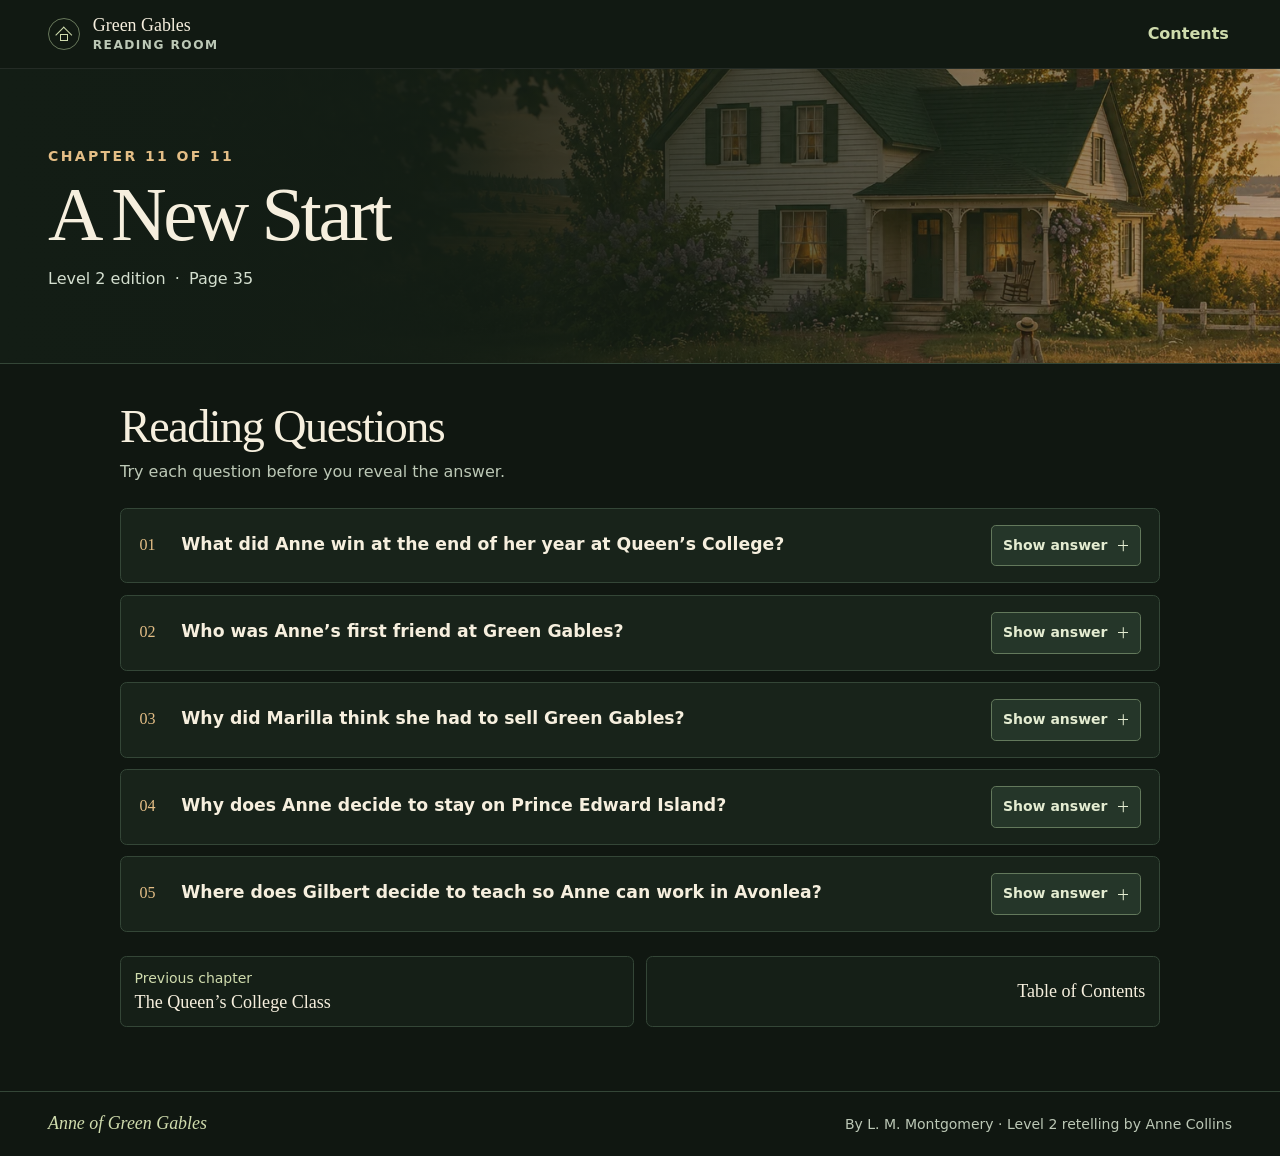
<file: docs/chapters/chapter-11.html>
<!doctype html>
<html lang="en">
<head>
  <meta charset="utf-8">
  <meta name="viewport" content="width=device-width, initial-scale=1">
  <meta name="theme-color" content="#111912">
  <meta name="description" content="Five reading questions with answers for Chapter 11 of Anne of Green Gables, Level 2.">
  <title>Chapter 11 – A New Start | Anne of Green Gables</title>
  <link rel="stylesheet" href="../assets/site.css">
</head>
<body>
  <a class="skip-link" href="#main">Skip to content</a>
  <header class="site-header">
    <div class="shell header-inner">
      <a class="brand" href="../index.html">
        <span class="gable" aria-hidden="true"><i></i></span>
        <span>Green Gables <strong>Reading Room</strong></span>
      </a>
      <nav aria-label="Main">
        <a class="top-link" href="../index.html#contents">Contents</a>
      </nav>
    </div>
  </header>
  <main id="main">
    <section class="chapter-hero" aria-labelledby="chapter-title">
      <div class="shell chapter-hero-inner">
        <p class="eyebrow">Chapter 11 of 11</p>
        <h1 id="chapter-title">A New Start</h1>
        <p>Level 2 edition <span aria-hidden="true">·</span> Page 35</p>
      </div>
    </section>
    <section class="shell practice" aria-labelledby="practice-title">
      <header class="section-heading practice-heading">
        <h2 id="practice-title">Reading Questions</h2>
        <p>Try each question before you reveal the answer.</p>
      </header>
      <ol class="question-list">
          <li class="question-card">
            <div class="question-text">
              <span class="question-number" aria-hidden="true">01</span>
              <h3 id="question-1">What did Anne win at the end of her year at Queen’s College?</h3>
            </div>
            <details class="answer-disclosure">
              <summary aria-describedby="question-1">
                <span class="show-label">Show answer</span>
                <span class="hide-label">Hide answer</span>
                <span class="answer-icon" aria-hidden="true"></span>
              </summary>
              <p class="answer-text">She won a free place at Redmond College.</p>
            </details>
          </li>
          <li class="question-card">
            <div class="question-text">
              <span class="question-number" aria-hidden="true">02</span>
              <h3 id="question-2">Who was Anne’s first friend at Green Gables?</h3>
            </div>
            <details class="answer-disclosure">
              <summary aria-describedby="question-2">
                <span class="show-label">Show answer</span>
                <span class="hide-label">Hide answer</span>
                <span class="answer-icon" aria-hidden="true"></span>
              </summary>
              <p class="answer-text">Matthew was her first friend there.</p>
            </details>
          </li>
          <li class="question-card">
            <div class="question-text">
              <span class="question-number" aria-hidden="true">03</span>
              <h3 id="question-3">Why did Marilla think she had to sell Green Gables?</h3>
            </div>
            <details class="answer-disclosure">
              <summary aria-describedby="question-3">
                <span class="show-label">Show answer</span>
                <span class="hide-label">Hide answer</span>
                <span class="answer-icon" aria-hidden="true"></span>
              </summary>
              <p class="answer-text">The bank had problems, and she lost her money.</p>
            </details>
          </li>
          <li class="question-card">
            <div class="question-text">
              <span class="question-number" aria-hidden="true">04</span>
              <h3 id="question-4">Why does Anne decide to stay on Prince Edward Island?</h3>
            </div>
            <details class="answer-disclosure">
              <summary aria-describedby="question-4">
                <span class="show-label">Show answer</span>
                <span class="hide-label">Hide answer</span>
                <span class="answer-icon" aria-hidden="true"></span>
              </summary>
              <p class="answer-text">She wants to teach and help Marilla at Green Gables.</p>
            </details>
          </li>
          <li class="question-card">
            <div class="question-text">
              <span class="question-number" aria-hidden="true">05</span>
              <h3 id="question-5">Where does Gilbert decide to teach so Anne can work in Avonlea?</h3>
            </div>
            <details class="answer-disclosure">
              <summary aria-describedby="question-5">
                <span class="show-label">Show answer</span>
                <span class="hide-label">Hide answer</span>
                <span class="answer-icon" aria-hidden="true"></span>
              </summary>
              <p class="answer-text">He decides to teach at the White Sands school.</p>
            </details>
          </li>
      </ol>
      <nav class="chapter-nav" aria-label="Chapter navigation">
          <a class="chapter-nav-link" href="chapter-10.html">
            <span>Previous chapter</span>
            <strong>The Queen’s College Class</strong>
          </a>
          <a class="chapter-nav-link" href="../index.html#contents"><strong>Table of Contents</strong></a>
      </nav>
    </section>
  </main>
  <footer class="site-footer">
    <div class="shell footer-inner">
      <span class="footer-title">Anne of Green Gables</span>
      <span>By L. M. Montgomery · Level 2 retelling by Anne Collins</span>
    </div>
  </footer>
</body>
</html>
</file>
<file: docs/assets/site.css>
:root {
  color-scheme: dark;
  --bg: #101711;
  --panel: #18231a;
  --panel-hover: #202e22;
  --border: #344637;
  --text: #f6efde;
  --muted: #bcc8b6;
  --green: #cfdbad;
  --gold: #e4be86;
  --ink: #211a12;
  --display: Georgia, 'Times New Roman', serif;
  --body: 'Segoe UI', system-ui, sans-serif;
}

* { box-sizing: border-box; }
html { scroll-padding-top: 1.25rem; }
body {
  margin: 0;
  background: var(--bg);
  color: var(--text);
  font-family: var(--body);
  font-size: 1rem;
  line-height: 1.55;
}

h1, h2, h3, p { margin: 0; }
a { color: inherit; text-decoration: none; }
:focus-visible { outline: 2px solid var(--gold); outline-offset: 4px; }
.shell { width: min(100% - 6rem, 76rem); margin-inline: auto; }

.skip-link {
  position: fixed;
  z-index: 5;
  inset: .6rem auto auto .6rem;
  padding: .6rem .9rem;
  transform: translateY(-150%);
  background: var(--gold);
  color: var(--ink);
}
.skip-link:focus { transform: none; }

.site-header {
  position: relative;
  z-index: 1;
  border-bottom: 1px solid #ffffff14;
  background: #111912;
}
.header-inner {
  display: flex;
  align-items: center;
  justify-content: space-between;
  gap: 1rem;
  min-height: 4.25rem;
}
.brand {
  display: inline-flex;
  align-items: center;
  gap: .8rem;
  font-family: var(--display);
  font-size: 1.12rem;
  line-height: 1.15;
}
.brand strong {
  display: block;
  margin-top: .2rem;
  color: var(--muted);
  font: 650 .76rem/1.1 var(--body);
  letter-spacing: .12em;
  text-transform: uppercase;
}
.gable {
  display: grid;
  position: relative;
  place-items: end center;
  width: 2rem;
  height: 2rem;
  padding-bottom: .48rem;
  border: 1px solid #68785b;
  border-radius: 50%;
  color: var(--green);
}
.gable::before {
  position: absolute;
  top: .60rem;
  width: .66rem;
  height: .66rem;
  border-top: 1px solid currentColor;
  border-left: 1px solid currentColor;
  content: '';
  transform: rotate(45deg);
}
.gable i {
  width: .51rem;
  height: .49rem;
  border: 1px solid currentColor;
}
.top-link {
  display: inline-flex;
  align-items: center;
  min-height: 2.75rem;
  padding: 0 .2rem;
  color: var(--green);
  font-weight: 650;
}
.top-link:hover { text-decoration: underline; text-underline-offset: .32em; }

.hero {
  position: relative;
  isolation: isolate;
  display: grid;
  align-items: center;
  min-height: clamp(29rem, 44vw, 38rem);
  overflow: hidden;
  background: #20271a;
}
.hero-image, .hero::after { position: absolute; inset: 0; width: 100%; height: 100%; }
.hero-image { z-index: -2; object-fit: cover; object-position: center 51%; }
.hero::after {
  z-index: -1;
  content: '';
  background:
    linear-gradient(90deg, #101711f0 0%, #101711d0 22%, #10171170 47%, transparent 72%),
    linear-gradient(0deg, var(--bg) 0%, #10171100 31%);
}
.hero-inner { padding-block: 3.5rem 4.25rem; }
.eyebrow {
  color: var(--gold);
  font-size: .875rem;
  font-weight: 700;
  letter-spacing: .17em;
  text-transform: uppercase;
}
.hero h1 {
  margin-top: .76rem;
  font: 400 clamp(3.3rem, 7.25vw, 7.15rem)/.97 var(--display);
  letter-spacing: -.058em;
  text-shadow: 0 2px 32px #0c130d8c;
}
.hero h1 em { color: #e2e9ca; font-weight: inherit; }
.hero-copy {
  max-width: 27rem;
  margin-block: 1.5rem 1.7rem;
  color: #e3e6d8;
  font-size: 1.08rem;
}
.action {
  display: inline-flex;
  align-items: center;
  justify-content: center;
  min-height: 3rem;
  padding: .65rem 1.1rem;
  border: 1px solid transparent;
  border-radius: .3rem;
  font-weight: 700;
}
.primary { background: var(--gold); color: var(--ink); }
.primary:hover { background: #f2d2a3; }

.contents { padding-block: 2.2rem 4.2rem; }
.section-heading {
  display: flex;
  align-items: baseline;
  justify-content: space-between;
  flex-wrap: wrap;
  gap: .5rem 2rem;
  margin-bottom: 1.22rem;
}
.section-heading h2 {
  font: 400 clamp(2rem, 3.6vw, 3.05rem)/1.1 var(--display);
  letter-spacing: -.032em;
}
.section-heading p { color: var(--muted); }
.section-heading p span, .chapter-hero-inner > p:last-child span { padding-inline: .25rem; }

.chapter-list, .question-list { list-style: none; margin: 0; padding: 0; }
.chapter-list {
  display: grid;
  grid-template-columns: repeat(2, minmax(0, 1fr));
  gap: .75rem;
}
.chapter-list > li { min-width: 0; }
.chapter-card {
  display: grid;
  grid-template-columns: 3.4rem 1fr;
  align-items: center;
  gap: 1.02rem;
  min-height: 6rem;
  height: 100%;
  padding: .9rem 1.05rem;
  border: 1px solid var(--border);
  border-radius: .42rem;
  background: var(--panel);
  transition: background-color .16s ease, border-color .16s ease;
}
.chapter-card:hover, .chapter-card:focus-visible {
  border-color: #71826b;
  background: var(--panel-hover);
}
.chapter-number {
  display: grid;
  place-items: center;
  min-height: 3.25rem;
  border: 1px solid #415745;
  border-radius: .25rem;
  background: #263a29;
  color: var(--green);
  font: 400 1.56rem/1 var(--display);
  font-variant-numeric: lining-nums tabular-nums;
}
.chapter-card h3 {
  font: 400 clamp(1.25rem, 2.15vw, 1.55rem)/1.16 var(--display);
  letter-spacing: -.014em;
}
.chapter-card p {
  margin-top: .3rem;
  color: var(--muted);
  font-size: .925rem;
  line-height: 1.4;
}

.chapter-hero {
  position: relative;
  isolation: isolate;
  background: #202a1d;
  border-bottom: 1px solid var(--border);
}
.chapter-hero::before {
  position: absolute;
  z-index: -1;
  inset: 0;
  content: '';
  background:
    linear-gradient(90deg, #131d15 0%, #131d15f2 29%, #131d15b0 60%, #131d1550 100%),
    url('./green-gables.webp') right 42% / cover no-repeat;
}
.chapter-hero-inner { padding-block: clamp(2.6rem, 6vw, 5.2rem) clamp(2.6rem, 5.5vw, 4.8rem); }
.chapter-hero h1 {
  max-width: 49rem;
  margin: .55rem 0 .8rem;
  font: 400 clamp(2.55rem, 6vw, 5.15rem)/1.02 var(--display);
  letter-spacing: -.046em;
}
.chapter-hero-inner > p:last-child { color: #d4dfcf; }
.practice { max-width: 65rem; padding-block: 2.4rem 4rem; }
.practice-heading { display: block; margin-bottom: 1.45rem; }
.practice-heading p { margin-top: .45rem; }
.question-list { display: grid; gap: .72rem; }
.question-card {
  position: relative;
  padding: 1rem 1.15rem;
  border: 1px solid var(--border);
  border-radius: .42rem;
  background: var(--panel);
}
.question-text {
  display: grid;
  grid-template-columns: 1.9rem minmax(0, 1fr);
  align-items: baseline;
  gap: .72rem;
  min-height: 2.6rem;
  padding-top: .43rem;
  padding-right: 9.2rem;
}
.question-text h3 { font-size: 1.08rem; font-weight: 600; line-height: 1.48; }
.question-number {
  color: var(--gold);
  font-family: var(--display);
  font-variant-numeric: lining-nums tabular-nums;
}
.answer-disclosure summary {
  position: absolute;
  inset: 1rem 1.15rem auto auto;
  display: flex;
  align-items: center;
  justify-content: space-between;
  gap: .65rem;
  min-height: 2.6rem;
  padding: .34rem .7rem;
  border: 1px solid #63795c;
  border-radius: .3rem;
  background: #253629;
  color: #e4ecd1;
  cursor: pointer;
  font-size: .875rem;
  font-weight: 650;
  list-style: none;
}
.answer-disclosure summary::-webkit-details-marker { display: none; }
.answer-disclosure summary:hover { background: #304633; }
.answer-disclosure:not([open]) .hide-label,
.answer-disclosure[open] .show-label { display: none; }
.answer-icon { position: relative; width: .66rem; height: .66rem; }
.answer-icon::before, .answer-icon::after {
  position: absolute;
  content: '';
  inset: calc(50% - .5px) 0 auto;
  height: 1px;
  background: currentColor;
}
.answer-icon::after { transform: rotate(90deg); }
.answer-disclosure[open] .answer-icon::after { display: none; }
.answer-text {
  margin: .65rem 0 .1rem 2.62rem;
  padding: .72rem .9rem;
  border-left: 2px solid #829b72;
  border-radius: 0 .2rem .2rem 0;
  background: #202f23;
  color: #e4eddb;
}
.chapter-nav { display: grid; grid-template-columns: repeat(2, minmax(0, 1fr)); gap: .75rem; margin-top: 1.5rem; }
.chapter-nav-link {
  display: grid;
  align-content: center;
  gap: .11rem;
  min-height: 4.4rem;
  padding: .7rem .85rem;
  border: 1px solid var(--border);
  border-radius: .4rem;
  background: #151f17;
}
.chapter-nav-link:last-child { text-align: right; }
.chapter-nav-link:hover { background: var(--panel-hover); }
.chapter-nav-link span { color: var(--green); font-size: .875rem; }
.chapter-nav-link strong { font: 400 1.13rem/1.3 var(--display); }

.site-footer { border-top: 1px solid var(--border); color: var(--muted); }
.footer-inner {
  display: flex;
  align-items: baseline;
  justify-content: space-between;
  flex-wrap: wrap;
  gap: .3rem 1rem;
  padding-block: 1.3rem;
  font-size: .875rem;
}
.footer-title { color: var(--green); font: italic 1.12rem var(--display); }

@media (max-width: 56rem) {
  .shell { width: calc(100% - 3.5rem); }
  .hero-image { object-position: 60% 52%; }
  .hero::after {
    background:
      linear-gradient(90deg, #101711eb 0%, #101711c0 25%, #10171165 52%, transparent 83%),
      linear-gradient(0deg, var(--bg) 0%, #10171100 29%);
  }
}

@media (max-width: 40rem) {
  .shell { width: calc(100% - 2rem); }
  .header-inner { min-height: 3.8rem; }
  .brand { font-size: 1rem; }
  .brand strong { font-size: .72rem; }
  .hero { min-height: 33rem; align-items: end; }
  .hero-image { object-position: 71% 50%; }
  .hero::after {
    background: linear-gradient(0deg, var(--bg) 0%, #101711ee 15%, #101711cc 40%, #10171100 83%);
  }
  .hero-inner { padding-block: 6rem 1.9rem; }
  .hero h1 { font-size: clamp(2.8rem, 10.5vw, 4.2rem); }
  .hero-copy { margin-block: 1rem 1.15rem; font-size: 1rem; }
  .contents, .practice { padding-block: 1.7rem 2.75rem; }
  .chapter-list { grid-template-columns: 1fr; }
  .chapter-card { grid-template-columns: 2.6rem 1fr; min-height: 5.2rem; gap: .78rem; padding: .72rem .77rem; }
  .chapter-number { min-height: 2.72rem; font-size: 1.34rem; }
  .chapter-hero::before {
    background:
      linear-gradient(90deg, #131d15ef 3%, #131d15c4 50%, #131d1566 100%),
      url('./green-gables.webp') 69% 42% / cover no-repeat;
  }
  .question-card { padding: .73rem .77rem; }
  .question-text { min-height: auto; padding: 0; gap: .55rem; grid-template-columns: 1.4rem 1fr; }
  .question-text h3 { font-size: 1.02rem; }
  .answer-disclosure summary { position: static; width: fit-content; margin: .55rem 0 0 1.95rem; }
  .answer-text { margin-left: 1.95rem; }
}

@media (prefers-reduced-motion: reduce) {
  *, *::before, *::after { transition: none !important; }
}
</file>
